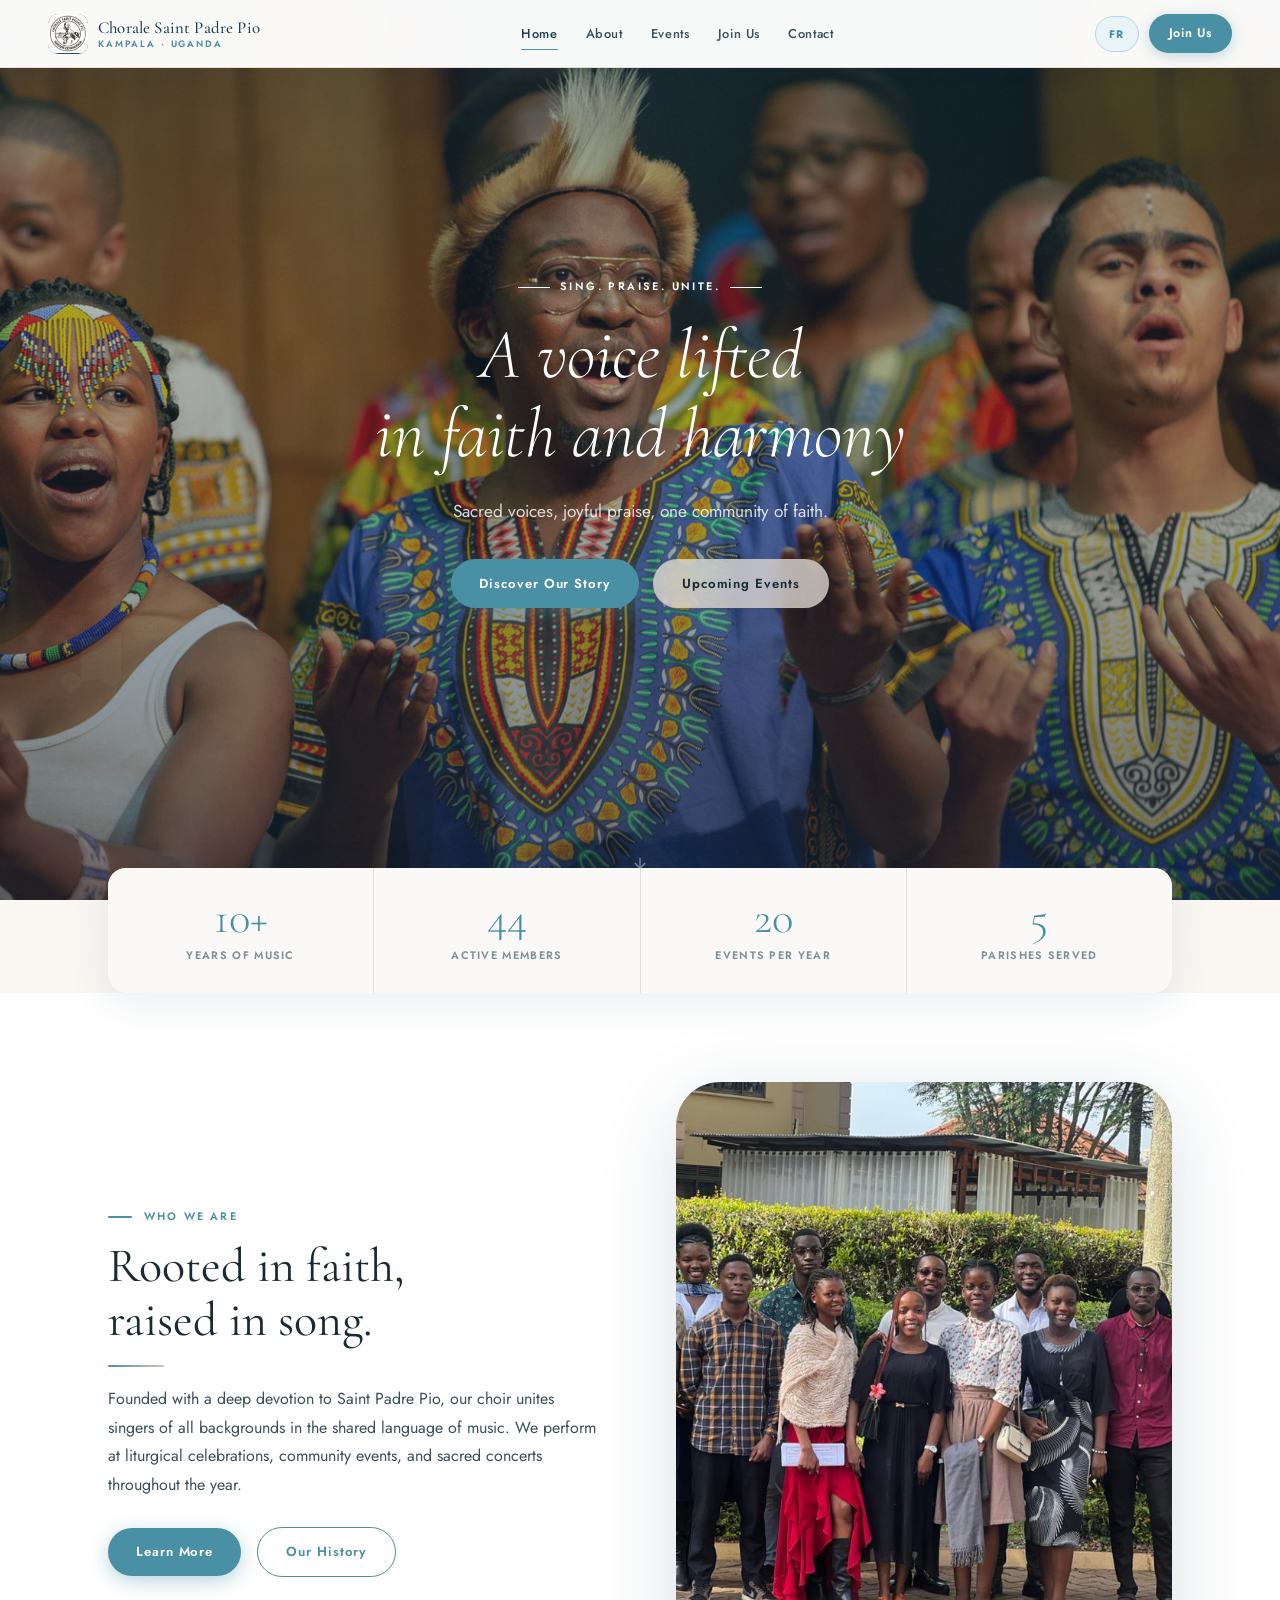
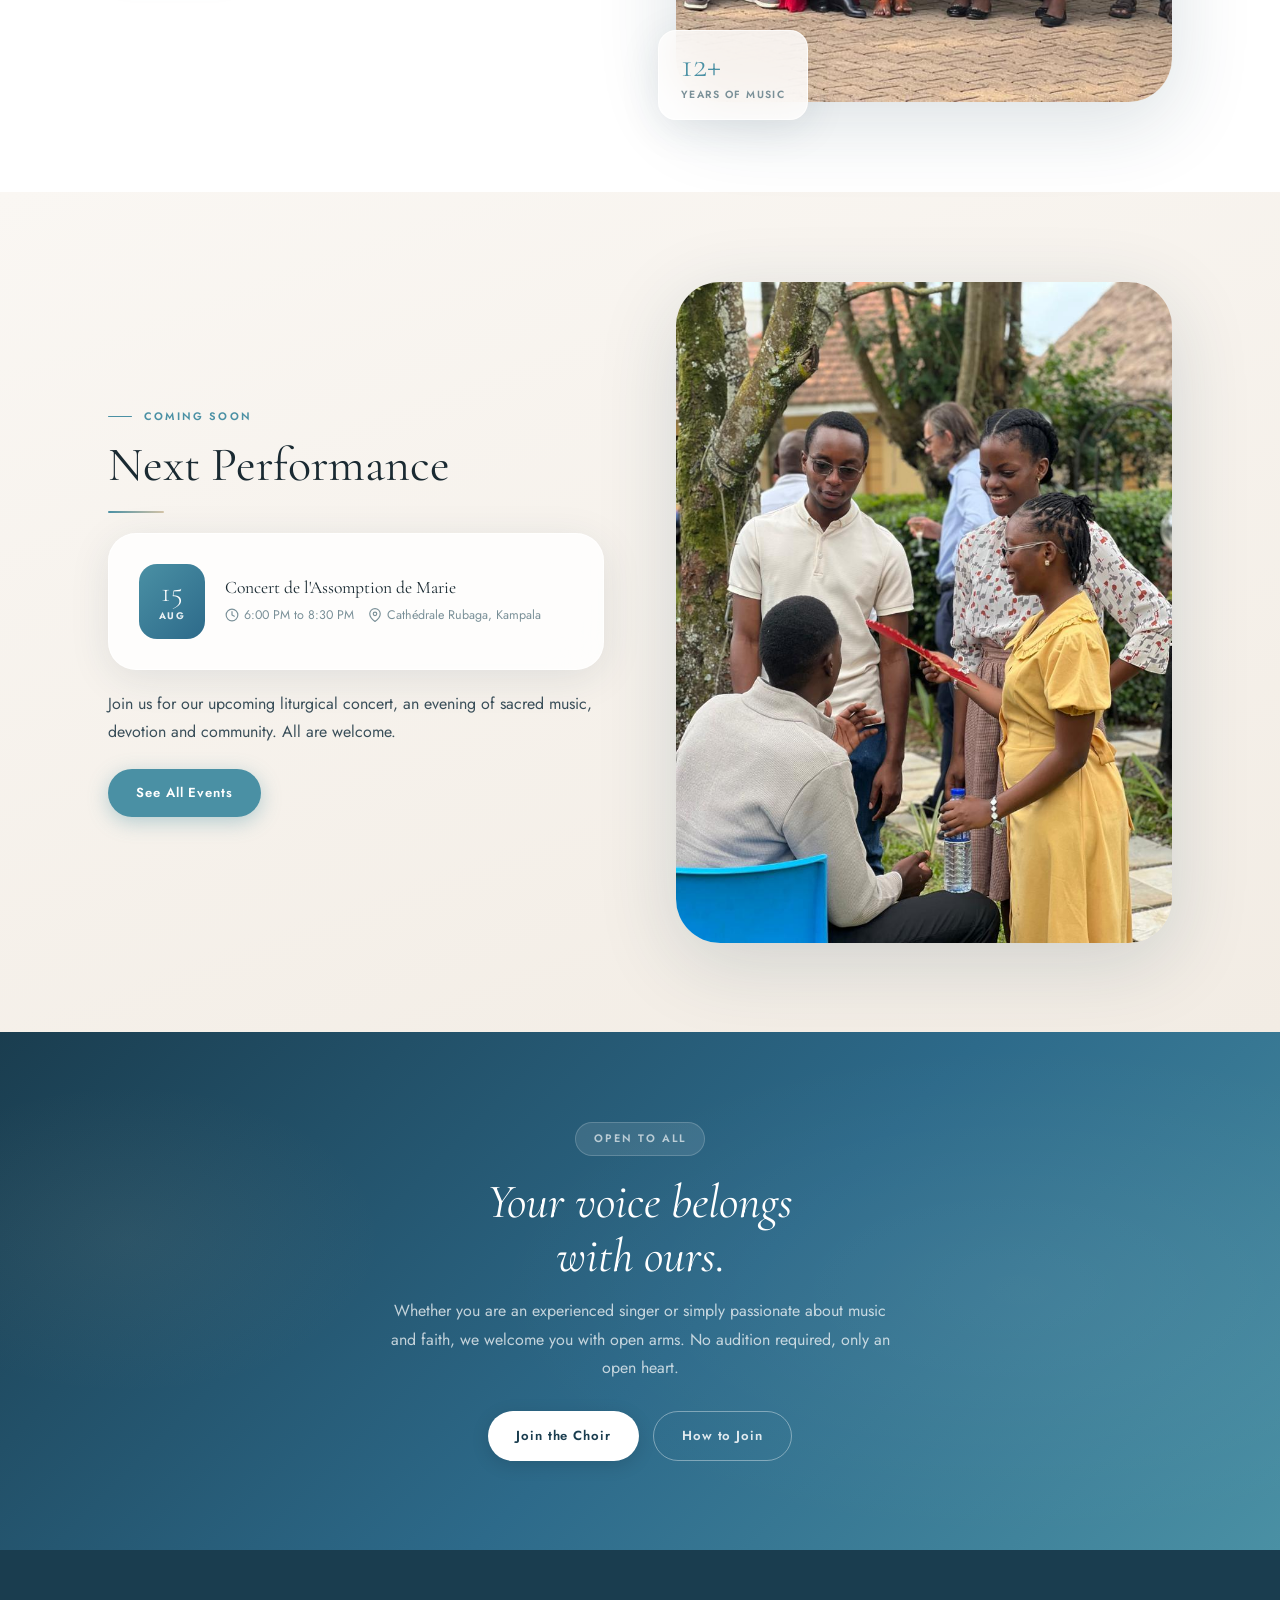
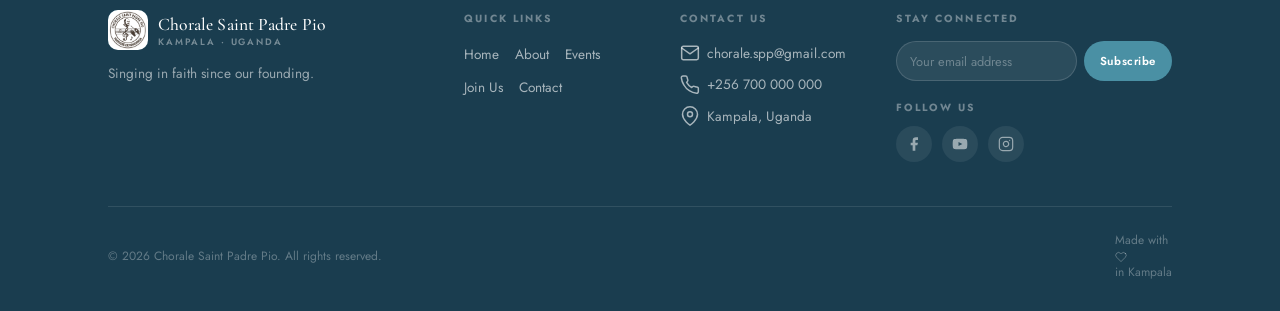
<file: index.html>
<!DOCTYPE html>
<html lang="en">
<head>
  <meta charset="UTF-8">
  <meta name="viewport" content="width=device-width, initial-scale=1.0, viewport-fit=cover">
  <meta name="description" content="Chorale Saint Padre Pio: Sacred music choir in Kampala, Uganda.">
  <meta property="og:title" content="Chorale Saint Padre Pio">
  <meta name="theme-color" content="#ffffff">
  <title>Chorale Saint Padre Pio</title>
  <link rel="stylesheet" href="css/style.css">
  <link rel="icon" href="images/favicon.png">
</head>
<body>
  <div id="navbar-placeholder"></div>

  <!-- HERO -->
  <section class="hero" aria-label="Hero">
    <div class="hero-img-bg" id="hero-bg-img" style="display:none;"></div>
    <div class="hero-img-overlay" id="hero-overlay" style="display:none;"></div>
    <div class="hero-fallback-bg" id="hero-fallback"></div>
    <div class="hero-shapes" id="hero-shapes">
      <div class="shape shape-1"></div>
      <div class="shape shape-2"></div>
      <div class="shape shape-3"></div>
    </div>
    <svg style="position:absolute;right:6%;top:18%;opacity:0.05;pointer-events:none;" width="120" height="120" viewBox="0 0 24 24" fill="var(--blue-primary)" stroke="none"><path d="M9 18V5l12-2v13"/><circle cx="6" cy="18" r="3"/><circle cx="18" cy="16" r="3"/></svg>
    <svg style="position:absolute;left:4%;bottom:22%;opacity:0.05;pointer-events:none;" width="80" height="80" viewBox="0 0 24 24" fill="var(--beige-warm)" stroke="none"><path d="M9 18V5l12-2v13"/><circle cx="6" cy="18" r="3"/><circle cx="18" cy="16" r="3"/></svg>

    <div class="hero-content" id="hero-content">
      <div class="hero-tagline reveal">
        <span class="hero-tagline-line"></span>
        <span data-i18n="hero_tagline"></span>
        <span class="hero-tagline-line"></span>
      </div>
      <h1 class="reveal reveal-delay-1" data-i18n="hero_heading"></h1>
      <p class="reveal reveal-delay-2" data-i18n="hero_subheading"></p>
      <div class="hero-ctas reveal reveal-delay-3">
        <a href="about.html" class="btn btn-primary" data-i18n="hero_cta_primary"></a>
        <a href="events.html" class="btn btn-ghost" data-i18n="hero_cta_secondary"></a>
      </div>
    </div>
    <div class="hero-scroll" aria-hidden="true">
      <svg width="18" height="18" viewBox="0 0 24 24" fill="none" stroke="currentColor" stroke-width="1.8"><line x1="12" y1="5" x2="12" y2="19"/><polyline points="19 12 12 19 5 12"/></svg>
    </div>
  </section>

  <!-- STATS BAR -->
  <div class="container" style="margin-top:-32px;position:relative;z-index:10;">
    <div class="stats-bar reveal">
      <div class="stat-item">
        <span class="stat-number" data-stat="stat_years" data-target="12" data-suffix="+">12+</span>
        <span class="stat-label" data-i18n="stat_years"></span>
      </div>
      <div class="stat-item">
        <span class="stat-number" data-stat="stat_members" data-target="52">52</span>
        <span class="stat-label" data-i18n="stat_members"></span>
      </div>
      <div class="stat-item">
        <span class="stat-number" data-stat="stat_events" data-target="24">24</span>
        <span class="stat-label" data-i18n="stat_events"></span>
      </div>
      <div class="stat-item">
        <span class="stat-number" data-stat="stat_parishes" data-target="6">6</span>
        <span class="stat-label" data-i18n="stat_parishes"></span>
      </div>
    </div>
  </div>

  <!-- ABOUT TEASER -->
  <section class="bg-white">
    <div class="container">
      <div class="split">
        <div class="split-text">
          <div class="section-label left reveal"><span class="label" data-i18n="about_label"></span></div>
          <h2 class="reveal reveal-delay-1" data-i18n="about_heading"></h2>
          <div class="deco-line left reveal reveal-delay-1"></div>
          <p class="reveal reveal-delay-2" data-i18n="about_body"></p>
          <div style="display:flex;align-items:center;gap:16px;flex-wrap:wrap;margin-top:28px;" class="reveal reveal-delay-3">
            <a href="about.html" class="btn btn-primary" data-i18n="about_cta"></a>
            <a href="about.html" class="btn btn-outline" data-i18n="about_link"></a>
          </div>
        </div>
        <div class="reveal reveal-delay-2" style="position:relative;">
          <div class="photo-panel" style="aspect-ratio:4/5;">
            <img src="images/about-choir.jpg" alt="Chorale Saint Padre Pio"
              style="width:100%;height:100%;object-fit:cover;"
              onerror="this.parentElement.style.display='none';this.parentElement.nextElementSibling.style.display='flex';">
          </div>
          <div class="photo-panel-placeholder" style="display:none;aspect-ratio:4/5;">
            <svg width="48" height="48" viewBox="0 0 24 24" fill="none" stroke="var(--beige-dark)" stroke-width="1.2"><path d="M9 18V5l12-2v13"/><circle cx="6" cy="18" r="3"/><circle cx="18" cy="16" r="3"/></svg>
            <p>Add <strong>images/about-choir.jpg</strong></p>
          </div>
          <div class="photo-badge" style="bottom:-18px;left:-18px;">
            <span class="photo-badge-number">12+</span>
            <span class="photo-badge-label" data-i18n="stat_years"></span>
          </div>
        </div>
      </div>
    </div>
  </section>

  <!-- EVENTS TEASER -->
  <section class="bg-gradient-beige">
    <div class="container">
      <div class="split">
        <div class="reveal" style="position:relative;order:2;">
          <div class="photo-panel" style="aspect-ratio:3/4;">
            <img src="images/events-stage.jpg" alt="Choir performance"
              style="width:100%;height:100%;object-fit:cover;"
              onerror="this.parentElement.style.display='none';this.parentElement.nextElementSibling.style.display='flex';">
          </div>
          <div class="photo-panel-placeholder" style="display:none;aspect-ratio:3/4;">
            <svg width="48" height="48" viewBox="0 0 24 24" fill="none" stroke="var(--beige-dark)" stroke-width="1.2"><rect x="3" y="4" width="18" height="18" rx="2"/><line x1="16" y1="2" x2="16" y2="6"/><line x1="8" y1="2" x2="8" y2="6"/><line x1="3" y1="10" x2="21" y2="10"/></svg>
            <p>Add <strong>images/events-stage.jpg</strong></p>
          </div>
        </div>
        <div class="split-text" style="order:1;">
          <div class="section-label left reveal"><span class="label" data-i18n="events_label"></span></div>
          <h2 class="reveal reveal-delay-1" data-i18n="events_heading"></h2>
          <div class="deco-line left reveal reveal-delay-1"></div>
          <!-- Dynamic first event from content.js -->
          <div id="homepage-event-teaser" class="reveal reveal-delay-2"></div>
          <p class="reveal reveal-delay-2" data-i18n="events_body"></p>
          <div style="margin-top:22px;" class="reveal reveal-delay-3">
            <a href="events.html" class="btn btn-primary" data-i18n="events_cta"></a>
          </div>
        </div>
      </div>
    </div>
  </section>

  <!-- JOIN CTA -->
  <section class="cta-band">
    <div class="container">
      <div style="display:inline-flex;align-items:center;gap:8px;background:rgba(255,255,255,0.1);border:1px solid rgba(255,255,255,0.18);border-radius:100px;padding:7px 18px;margin-bottom:20px;" class="reveal">
        <span class="label" style="color:rgba(255,255,255,0.65);" data-i18n="join_label"></span>
      </div>
      <h2 class="reveal reveal-delay-1" data-i18n="join_heading"></h2>
      <p class="reveal reveal-delay-2" data-i18n="join_body"></p>
      <div style="display:flex;gap:14px;justify-content:center;flex-wrap:wrap;" class="reveal reveal-delay-3">
        <a href="join.html" class="btn btn-white" data-i18n="join_cta"></a>
        <a href="join.html" class="btn btn-outline" style="border-color:rgba(255,255,255,0.38);color:rgba(255,255,255,0.85);" data-i18n="join_link"></a>
      </div>
    </div>
  </section>

  <div id="footer-placeholder"></div>
  <script src="js/translations.js"></script>
  <script src="js/content.js"></script>
  <script src="js/components.js"></script>
  <script src="js/main.js"></script>
  <script>
    (function(){
      var img = new Image();
      img.onload = function(){
        document.getElementById('hero-bg-img').style.cssText = 'display:block;background-image:url("images/hero-bg.jpg")';
        document.getElementById('hero-overlay').style.display = 'block';
        document.getElementById('hero-fallback').style.display = 'none';
        document.getElementById('hero-shapes').style.display = 'none';
        document.getElementById('hero-content').classList.add('on-photo');
      };
      img.src = 'images/hero-bg.jpg';
    })();
  </script>
</body>
</html>
</file>
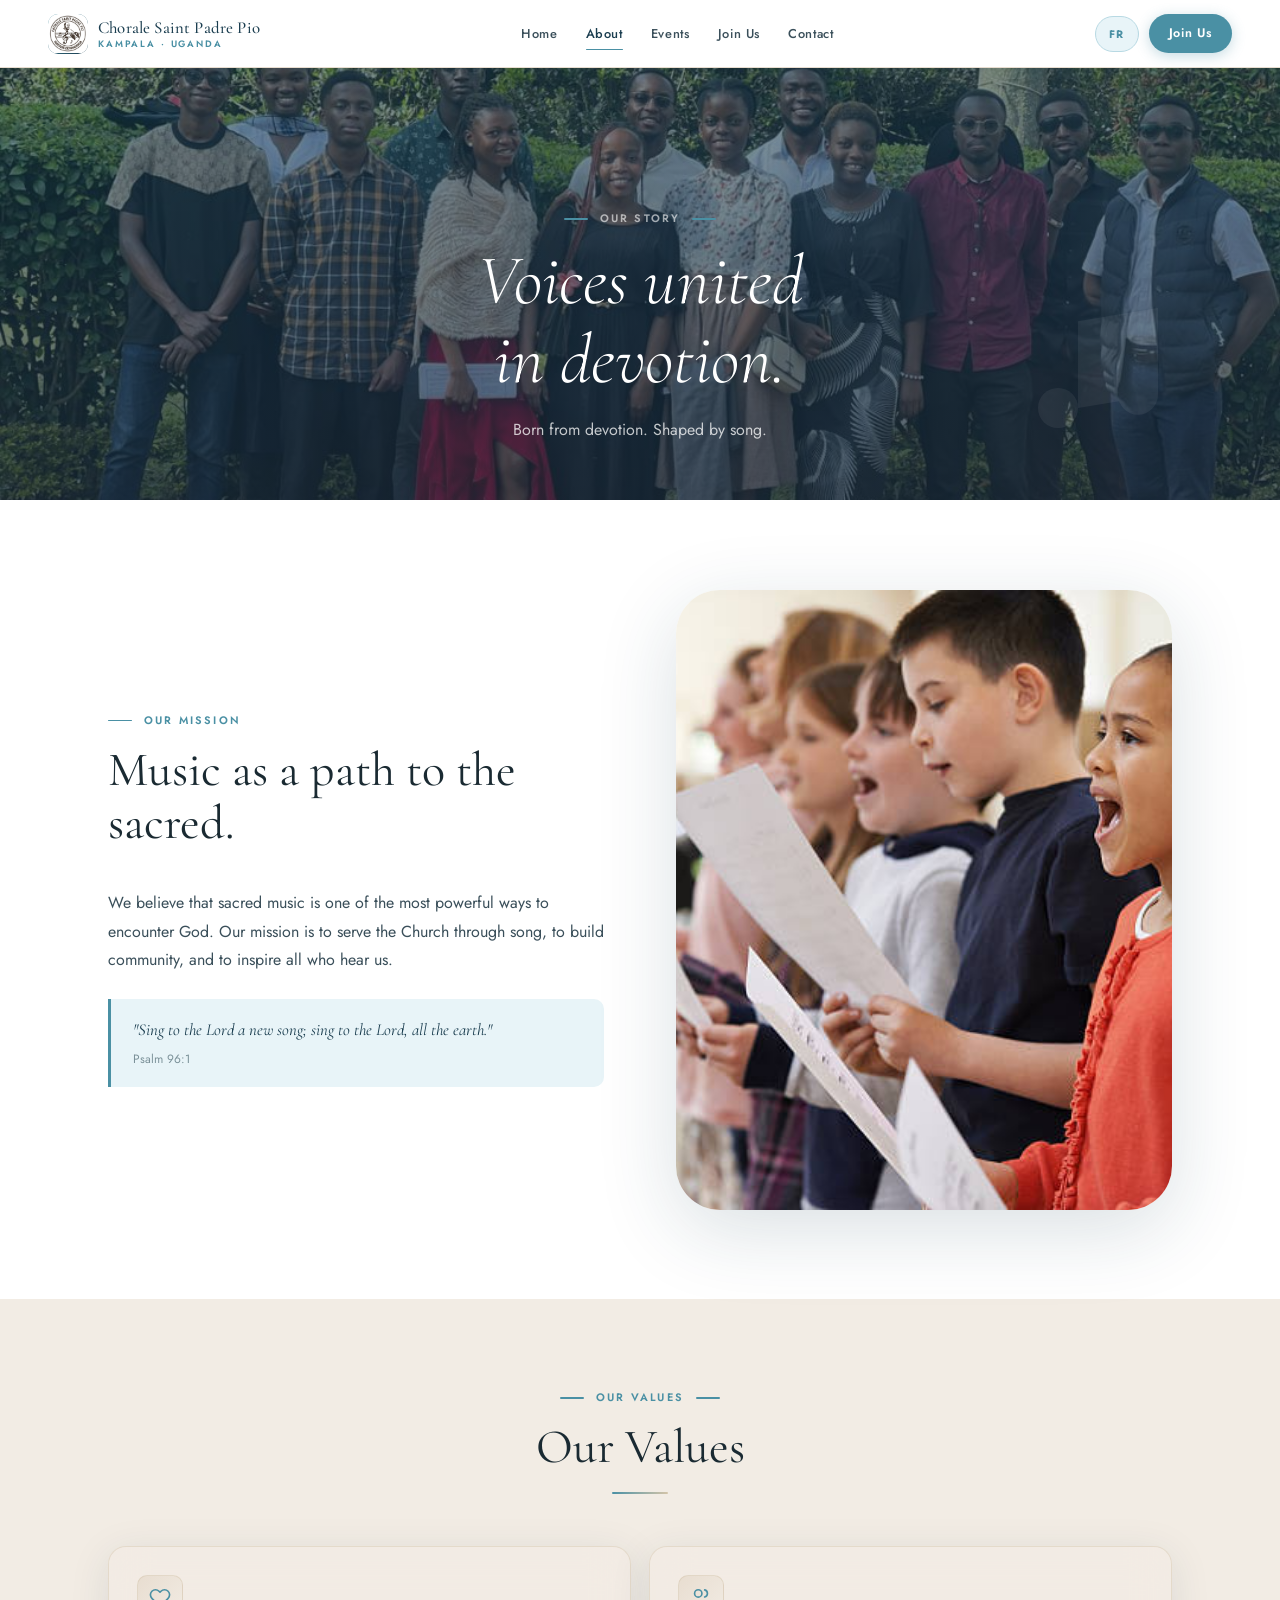
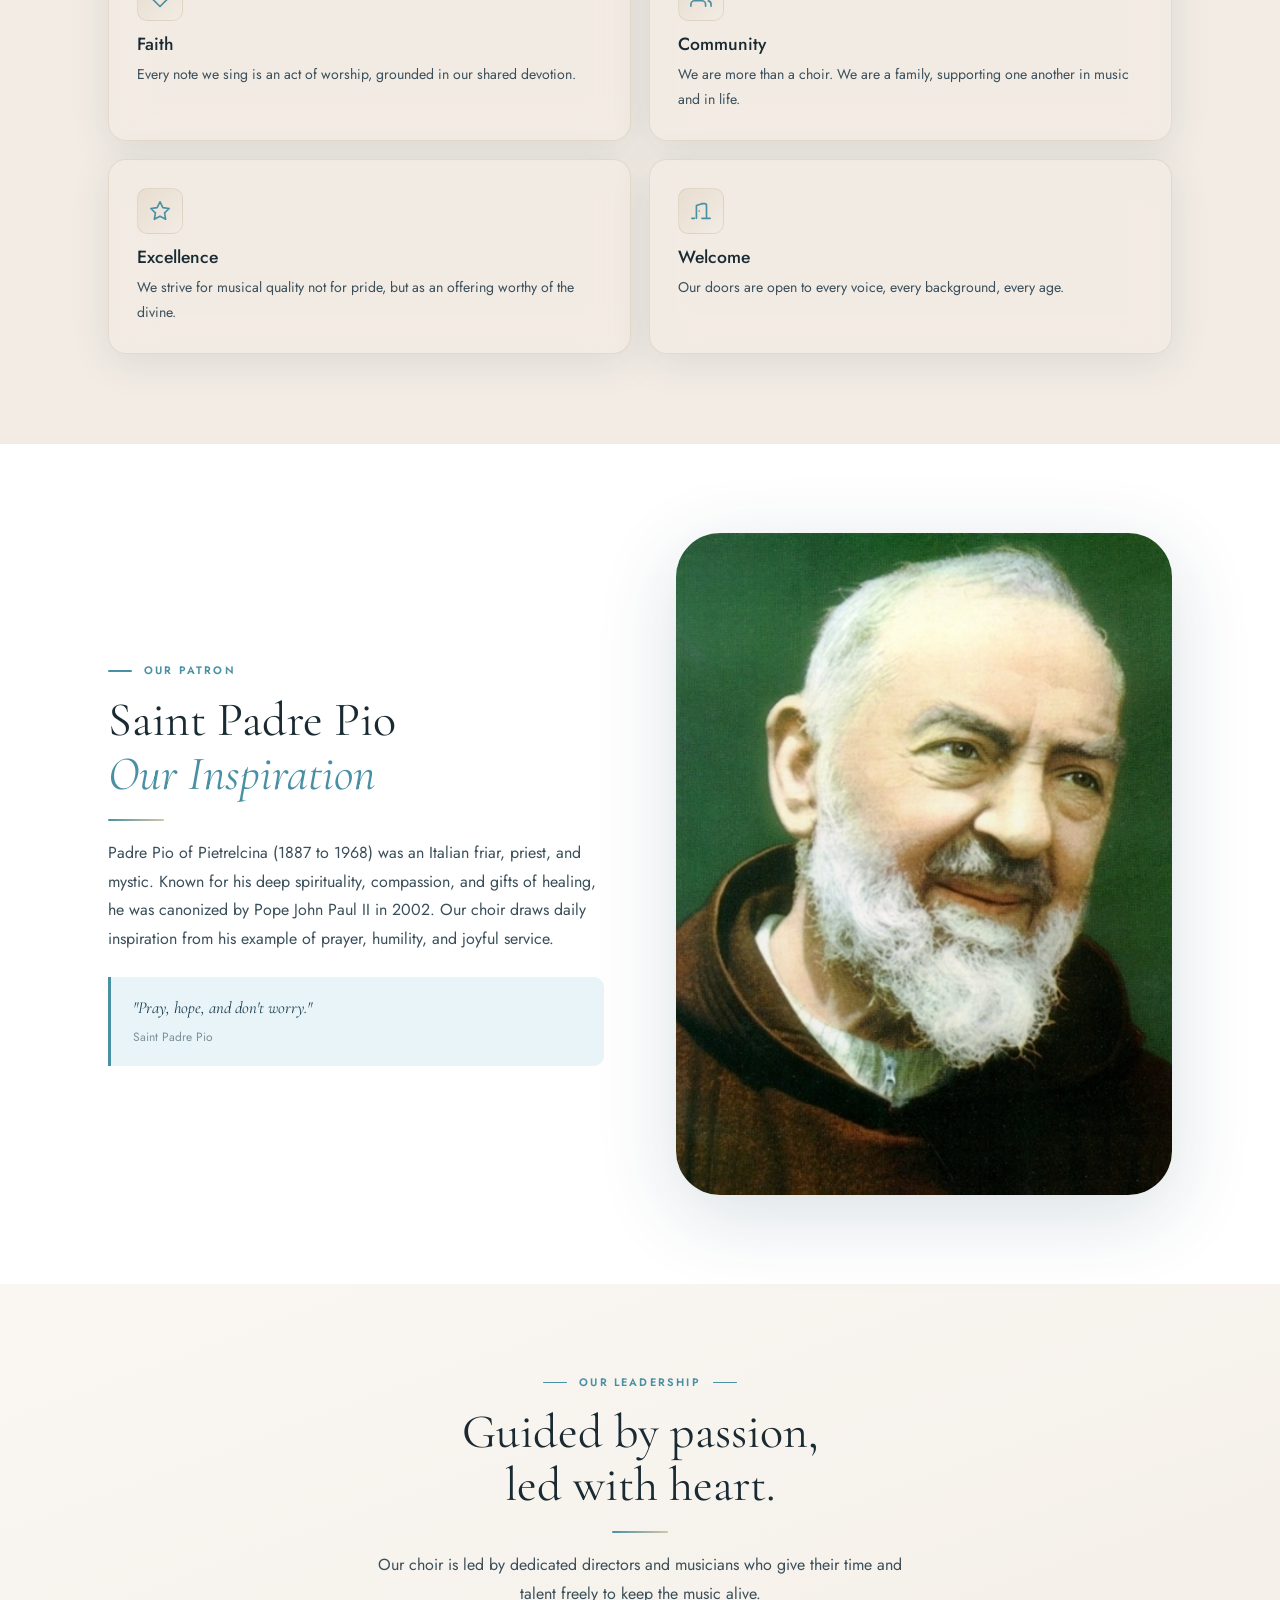
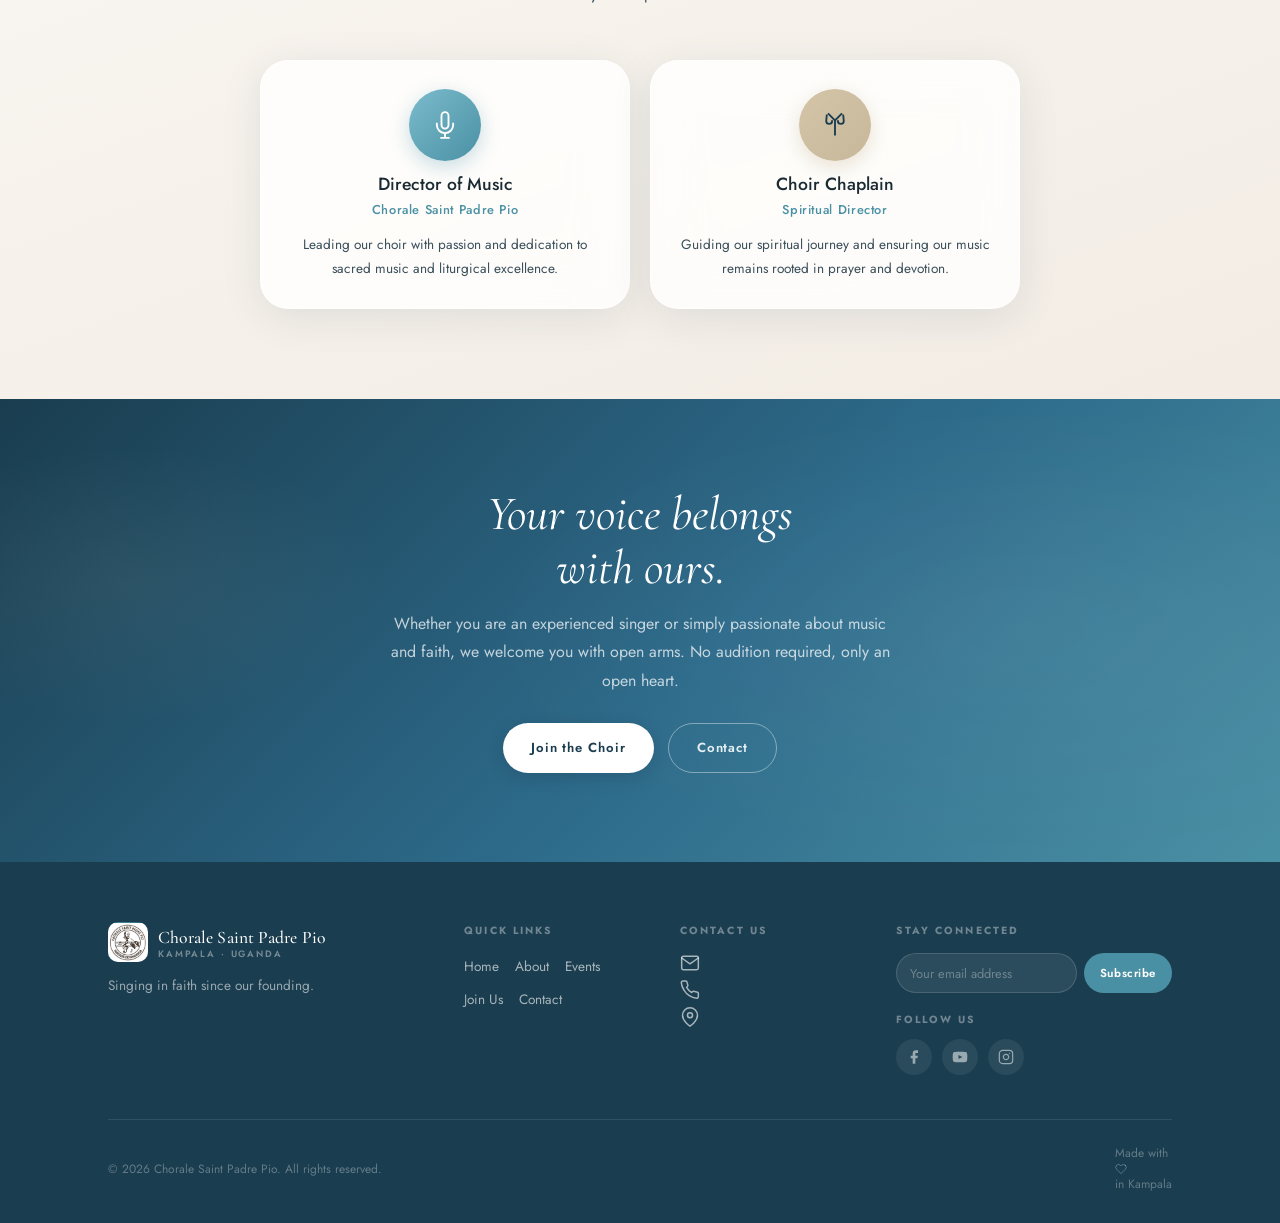
<file: about.html>
<!DOCTYPE html>
<html lang="en">
<head>
  <meta charset="UTF-8">
  <meta name="viewport" content="width=device-width, initial-scale=1.0, viewport-fit=cover">
  <meta name="description" content="About Chorale Saint Padre Pio: Our story, mission and values.">
  <meta name="theme-color" content="#ffffff">
  <title>About | Chorale Saint Padre Pio</title>
  <link rel="stylesheet" href="css/style.css">
  <link rel="icon" href="images/favicon.png">
</head>
<body>
  <div id="navbar-placeholder"></div>

  <!-- PAGE HERO -->
  <div class="page-hero">
    <div class="page-hero-img" id="about-hero-img" style="background-image:url('images/about-choir.jpg');"></div>
    <div class="page-hero-fallback" id="about-hero-fallback"></div>
    <div class="page-hero-overlay"></div>
    <svg style="position:absolute;right:8%;bottom:12%;opacity:0.06;pointer-events:none;" width="160" height="160" viewBox="0 0 24 24" fill="white" stroke="none"><path d="M9 18V5l12-2v13"/><circle cx="6" cy="18" r="3"/><circle cx="18" cy="16" r="3"/></svg>
    <div class="container page-hero-content">
      <div class="section-label" style="justify-content:center;">
        <span class="label" data-i18n="about_hero_label"></span>
      </div>
      <h1 data-i18n="about_hero_heading"></h1>
      <p data-i18n="about_hero_body"></p>
    </div>
  </div>

  <!-- MISSION -->
  <section class="bg-white">
    <div class="container">
      <div class="split">
        <div class="split-text">
          <div class="section-label left reveal"><span class="label" data-i18n="about_mission_label"></span></div>
          <h2 class="reveal reveal-delay-1" data-i18n="about_mission_heading"></h2>
          <div class="deco-line left reveal reveal-delay-1"></div>
          <p class="reveal reveal-delay-2" data-i18n="about_mission_body"></p>
          <blockquote class="reveal reveal-delay-3" style="margin-top:24px;">
            <p>"Sing to the Lord a new song; sing to the Lord, all the earth."</p>
            <cite>Psalm 96:1</cite>
          </blockquote>
        </div>
        <div class="reveal reveal-delay-2" style="position:relative;">
          <div class="photo-panel" style="aspect-ratio:4/5;">
            <img src="images/about-mission.jpg" alt="Choir rehearsal"
              style="width:100%;height:100%;object-fit:cover;"
              onerror="this.parentElement.style.display='none';this.parentElement.nextElementSibling.style.display='flex';">
          </div>
          <div class="photo-panel-placeholder" style="display:none;aspect-ratio:4/5;">
            <svg width="40" height="40" viewBox="0 0 24 24" fill="none" stroke="var(--beige-dark)" stroke-width="1.2"><path d="M9 18V5l12-2v13"/><circle cx="6" cy="18" r="3"/><circle cx="18" cy="16" r="3"/></svg>
            <p>Add <strong>images/about-mission.jpg</strong></p>
          </div>
        </div>
      </div>
    </div>
  </section>

  <!-- VALUES beige bg -->
  <section class="bg-beige">
    <div class="container">
      <div style="text-align:center;max-width:540px;margin:0 auto 52px;" class="reveal">
        <div class="section-label"><span class="label" data-i18n="about_values_label"></span></div>
        <h2 style="margin-top:12px;" data-i18n="about_values_label"></h2>
        <div class="deco-line"></div>
      </div>
      <div class="values-grid">
        <div class="value-card reveal">
          <div class="value-icon">
            <svg width="22" height="22" viewBox="0 0 24 24" fill="none" stroke="currentColor" stroke-width="1.8" stroke-linecap="round" stroke-linejoin="round"><path d="M20.84 4.61a5.5 5.5 0 0 0-7.78 0L12 5.67l-1.06-1.06a5.5 5.5 0 0 0-7.78 7.78l1.06 1.06L12 21.23l7.78-7.78 1.06-1.06a5.5 5.5 0 0 0 0-7.78z"/></svg>
          </div>
          <h4 data-i18n="value1_title"></h4>
          <p data-i18n="value1_body"></p>
        </div>
        <div class="value-card reveal reveal-delay-1">
          <div class="value-icon">
            <svg width="22" height="22" viewBox="0 0 24 24" fill="none" stroke="currentColor" stroke-width="1.8" stroke-linecap="round" stroke-linejoin="round"><path d="M17 21v-2a4 4 0 0 0-4-4H5a4 4 0 0 0-4 4v2"/><circle cx="9" cy="7" r="4"/><path d="M23 21v-2a4 4 0 0 0-3-3.87"/><path d="M16 3.13a4 4 0 0 1 0 7.75"/></svg>
          </div>
          <h4 data-i18n="value2_title"></h4>
          <p data-i18n="value2_body"></p>
        </div>
        <div class="value-card reveal reveal-delay-2">
          <div class="value-icon">
            <svg width="22" height="22" viewBox="0 0 24 24" fill="none" stroke="currentColor" stroke-width="1.8" stroke-linecap="round" stroke-linejoin="round"><polygon points="12 2 15.09 8.26 22 9.27 17 14.14 18.18 21.02 12 17.77 5.82 21.02 7 14.14 2 9.27 8.91 8.26 12 2"/></svg>
          </div>
          <h4 data-i18n="value3_title"></h4>
          <p data-i18n="value3_body"></p>
        </div>
        <div class="value-card reveal reveal-delay-3">
          <div class="value-icon">
            <svg width="22" height="22" viewBox="0 0 24 24" fill="none" stroke="currentColor" stroke-width="1.8" stroke-linecap="round" stroke-linejoin="round"><path d="M13 4h3a2 2 0 0 1 2 2v14"/><path d="M2 20h3"/><path d="M13 20h9"/><path d="M10 12v.01"/><path d="M13 4l-6 2v14"/></svg>
          </div>
          <h4 data-i18n="value4_title"></h4>
          <p data-i18n="value4_body"></p>
        </div>
      </div>
    </div>
  </section>

  <!-- PADRE PIO white bg -->
  <section class="bg-white">
    <div class="container">
      <div class="split">
        <div class="reveal" style="position:relative;order:2;">
          <div class="photo-panel" style="aspect-ratio:3/4;">
            <img src="images/padre-pio.jpg" alt="Saint Padre Pio"
              style="width:100%;height:100%;object-fit:cover;"
              onerror="this.parentElement.style.display='none';this.parentElement.nextElementSibling.style.display='flex';">
          </div>
          <div class="photo-panel-placeholder" style="display:none;aspect-ratio:3/4;background:linear-gradient(145deg,var(--blue-deep),var(--blue-mid));">
            <svg width="40" height="40" viewBox="0 0 24 24" fill="none" stroke="rgba(255,255,255,0.4)" stroke-width="1.2"><path d="M18 2l-6 6-6-6"/><path d="M12 8v13"/></svg>
            <p style="color:rgba(255,255,255,0.5);">Add <strong>images/padre-pio.jpg</strong></p>
          </div>
        </div>
        <div class="split-text" style="order:1;">
          <div class="section-label left reveal"><span class="label" style="color:var(--blue-primary);">Our Patron</span></div>
          <h2 style="margin-top:12px;" class="reveal reveal-delay-1">Saint Padre Pio<br><em style="color:var(--blue-primary);font-style:italic;">Our Inspiration</em></h2>
          <div class="deco-line left reveal reveal-delay-1"></div>
          <p class="reveal reveal-delay-2">Padre Pio of Pietrelcina (1887 to 1968) was an Italian friar, priest, and mystic. Known for his deep spirituality, compassion, and gifts of healing, he was canonized by Pope John Paul II in 2002. Our choir draws daily inspiration from his example of prayer, humility, and joyful service.</p>
          <blockquote class="reveal reveal-delay-3" style="margin-top:24px;">
            <p>"Pray, hope, and don't worry."</p>
            <cite>Saint Padre Pio</cite>
          </blockquote>
        </div>
      </div>
    </div>
  </section>

  <!-- LEADERSHIP beige bg -->
  <section class="bg-gradient-beige">
    <div class="container">
      <div style="text-align:center;max-width:540px;margin:0 auto 52px;" class="reveal">
        <div class="section-label"><span class="label" data-i18n="about_director_label"></span></div>
        <h2 style="margin-top:12px;" data-i18n="about_director_heading"></h2>
        <div class="deco-line"></div>
        <p data-i18n="about_director_body"></p>
      </div>
      <div style="display:grid;grid-template-columns:repeat(auto-fit,minmax(240px,1fr));gap:20px;max-width:760px;margin:0 auto;">
        <div class="card reveal" style="padding:28px;text-align:center;">
          <div style="width:72px;height:72px;border-radius:50%;background:linear-gradient(135deg,var(--blue-light),var(--blue-primary));margin:0 auto 14px;display:flex;align-items:center;justify-content:center;color:white;box-shadow:0 6px 20px rgba(74,144,164,0.3);">
            <svg width="28" height="28" viewBox="0 0 24 24" fill="none" stroke="currentColor" stroke-width="1.6"><path d="M12 1a3 3 0 0 0-3 3v8a3 3 0 0 0 6 0V4a3 3 0 0 0-3-3z"/><path d="M19 10v2a7 7 0 0 1-14 0v-2"/><line x1="12" y1="19" x2="12" y2="23"/><line x1="8" y1="23" x2="16" y2="23"/></svg>
          </div>
          <h4 style="color:var(--ink);">Director of Music</h4>
          <p style="font-size:0.8rem;color:var(--blue-primary);margin:4px 0 10px;font-weight:500;letter-spacing:0.05em;">Chorale Saint Padre Pio</p>
          <p style="font-size:0.85rem;">Leading our choir with passion and dedication to sacred music and liturgical excellence.</p>
        </div>
        <div class="card reveal reveal-delay-1" style="padding:28px;text-align:center;">
          <div style="width:72px;height:72px;border-radius:50%;background:linear-gradient(135deg,var(--beige-warm),var(--beige-mid));margin:0 auto 14px;display:flex;align-items:center;justify-content:center;color:var(--blue-deep);box-shadow:0 6px 20px rgba(200,184,154,0.4);">
            <svg width="28" height="28" viewBox="0 0 24 24" fill="none" stroke="currentColor" stroke-width="1.6"><path d="M18 2l-6 6-6-6"/><path d="M12 8v13"/><path d="M5 3l-.5 5.5A2.5 2.5 0 0 0 7 11h0a2.5 2.5 0 0 0 2.5-2.5V8"/><path d="M19 3l.5 5.5A2.5 2.5 0 0 1 17 11h0a2.5 2.5 0 0 1-2.5-2.5V8"/></svg>
          </div>
          <h4 style="color:var(--ink);">Choir Chaplain</h4>
          <p style="font-size:0.8rem;color:var(--blue-primary);margin:4px 0 10px;font-weight:500;letter-spacing:0.05em;">Spiritual Director</p>
          <p style="font-size:0.85rem;">Guiding our spiritual journey and ensuring our music remains rooted in prayer and devotion.</p>
        </div>
      </div>
    </div>
  </section>

  <!-- CTA -->
  <section class="cta-band">
    <div class="container">
      <h2 class="reveal" data-i18n="join_heading"></h2>
      <p class="reveal reveal-delay-1" data-i18n="join_body"></p>
      <div style="display:flex;gap:14px;justify-content:center;flex-wrap:wrap;" class="reveal reveal-delay-2">
        <a href="join.html" class="btn btn-white" data-i18n="join_cta"></a>
        <a href="contact.html" class="btn btn-outline" style="border-color:rgba(255,255,255,0.4);color:rgba(255,255,255,0.88);" data-i18n="nav_contact"></a>
      </div>
    </div>
  </section>

  <div id="footer-placeholder"></div>
  <script src="js/translations.js"></script>
  <script src="js/components.js"></script>
  <script src="js/main.js"></script>
  <script>
    // Check if about hero image exists
    (function(){
      var img = new Image();
      img.onerror = function(){ document.getElementById('about-hero-img').style.display='none'; };
      img.onload = function(){ document.getElementById('about-hero-fallback').style.display='none'; };
      img.src = 'images/about-choir.jpg';
    })();
  </script>
</body>
</html>
</file>
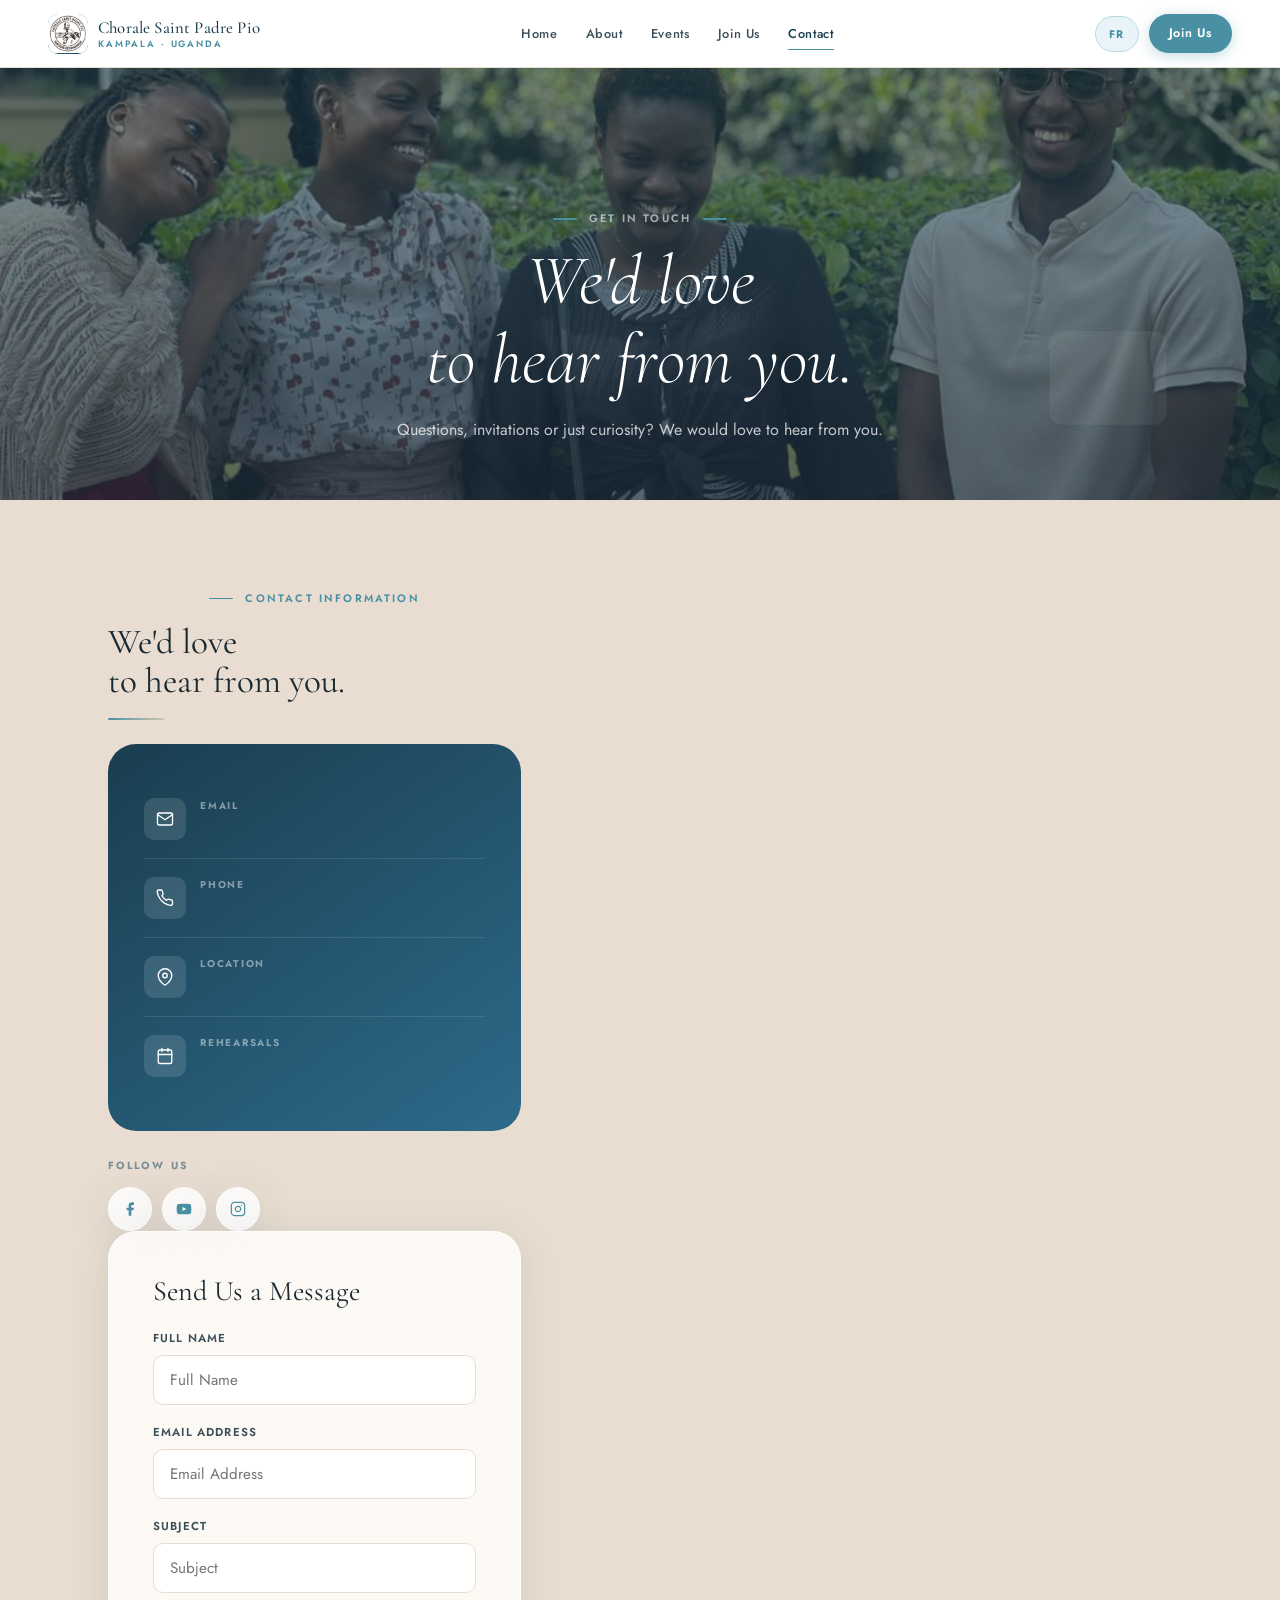
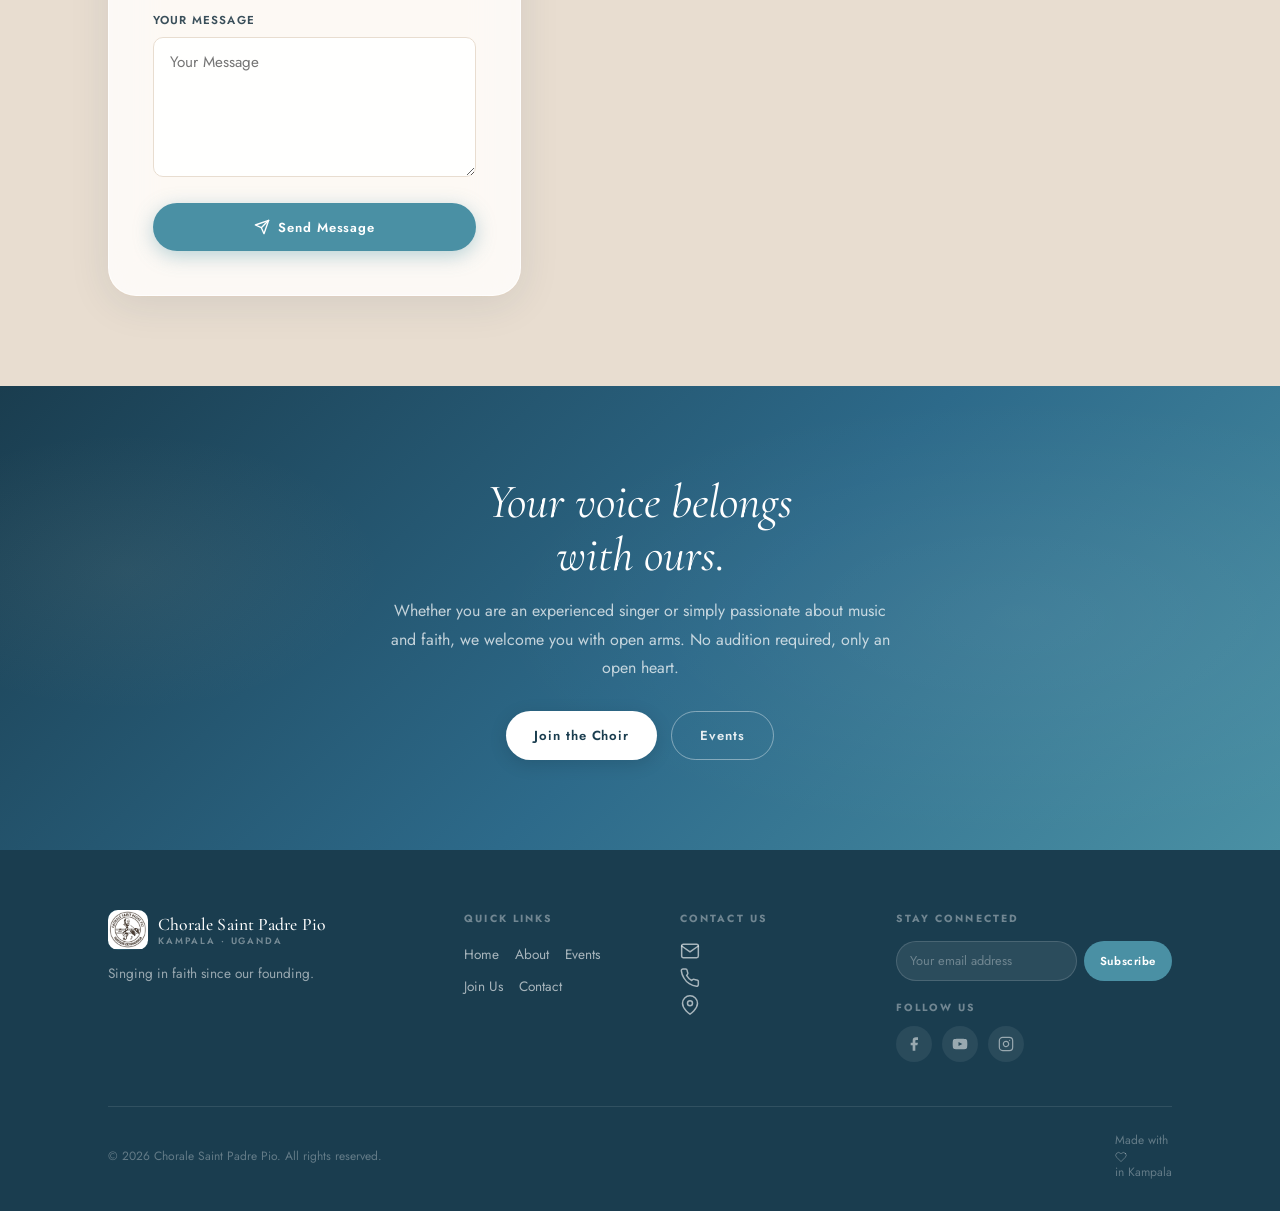
<file: contact.html>
<!DOCTYPE html>
<html lang="en">
<head>
  <meta charset="UTF-8">
  <meta name="viewport" content="width=device-width, initial-scale=1.0, viewport-fit=cover">
  <meta name="description" content="Contact Chorale Saint Padre Pio: Get in touch with us.">
  <meta name="theme-color" content="#ffffff">
  <title>Contact | Chorale Saint Padre Pio</title>
  <link rel="stylesheet" href="css/style.css">
  <link rel="icon" href="images/favicon.png">
</head>
<body>
  <div id="navbar-placeholder"></div>

  <!-- PAGE HERO -->
  <div class="page-hero">
    <div class="page-hero-img" id="contact-hero-img" style="background-image:url('images/contact-bg.jpg');"></div>
    <div class="page-hero-fallback" id="contact-hero-fallback"></div>
    <div class="page-hero-overlay"></div>
    <svg style="position:absolute;right:8%;bottom:12%;opacity:0.06;pointer-events:none;" width="140" height="140" viewBox="0 0 24 24" fill="white" stroke="none"><path d="M4 4h16c1.1 0 2 .9 2 2v12c0 1.1-.9 2-2 2H4c-1.1 0-2-.9-2-2V6c0-1.1.9-2 2-2z"/><polyline points="22,6 12,13 2,6" stroke="white" fill="none" stroke-width="2"/></svg>
    <div class="container page-hero-content">
      <div class="section-label"><span class="label" data-i18n="contact_hero_label"></span></div>
      <h1 data-i18n="contact_hero_heading"></h1>
      <p data-i18n="contact_hero_body"></p>
    </div>
  </div>

  <!-- CONTACT MAIN beige bg -->
  <section class="bg-beige-warm">
    <div class="container">
      <div style="display:grid;grid-template-columns:1fr 1.4fr;gap:clamp(36px,6vw,72px);align-items:start;" id="contact-grid">

        <!-- LEFT: Info card -->
        <div class="reveal">
          <div class="section-label left"><span class="label" data-i18n="contact_info_label"></span></div>
          <h2 style="margin-top:12px;font-size:clamp(1.5rem,3vw,2.2rem);" data-i18n="contact_hero_heading"></h2>
          <div class="deco-line left"></div>

          <div class="contact-info-card" style="margin-top:24px;">
            <div class="contact-info-item">
              <div class="contact-info-icon">
                <svg width="18" height="18" viewBox="0 0 24 24" fill="none" stroke="currentColor" stroke-width="1.8" stroke-linecap="round" stroke-linejoin="round"><path d="M4 4h16c1.1 0 2 .9 2 2v12c0 1.1-.9 2-2 2H4c-1.1 0-2-.9-2-2V6c0-1.1.9-2 2-2z"/><polyline points="22,6 12,13 2,6"/></svg>
              </div>
              <div class="contact-info-text">
                <label data-i18n="contact_email_label"></label>
                <span><span data-contact="email"></span></span>
              </div>
            </div>
            <div class="contact-info-item">
              <div class="contact-info-icon">
                <svg width="18" height="18" viewBox="0 0 24 24" fill="none" stroke="currentColor" stroke-width="1.8" stroke-linecap="round" stroke-linejoin="round"><path d="M22 16.92v3a2 2 0 0 1-2.18 2 19.79 19.79 0 0 1-8.63-3.07A19.5 19.5 0 0 1 4.69 12 19.79 19.79 0 0 1 1.61 3.43 2 2 0 0 1 3.6 1.27h3a2 2 0 0 1 2 1.72c.127.96.361 1.903.7 2.81a2 2 0 0 1-.45 2.11L7.91 8.96a16 16 0 0 0 6.13 6.13l.95-.95a2 2 0 0 1 2.11-.45c.907.339 1.85.573 2.81.7A2 2 0 0 1 22 16.92z"/></svg>
              </div>
              <div class="contact-info-text">
                <label data-i18n="contact_phone_label"></label>
                <span><span data-contact="phone"></span></span>
              </div>
            </div>
            <div class="contact-info-item">
              <div class="contact-info-icon">
                <svg width="18" height="18" viewBox="0 0 24 24" fill="none" stroke="currentColor" stroke-width="1.8" stroke-linecap="round" stroke-linejoin="round"><path d="M21 10c0 7-9 13-9 13s-9-6-9-13a9 9 0 0 1 18 0z"/><circle cx="12" cy="10" r="3"/></svg>
              </div>
              <div class="contact-info-text">
                <label data-i18n="contact_location_label"></label>
                <span<span data-contact="address"></span></span>
              </div>
            </div>
            <div class="contact-info-item">
              <div class="contact-info-icon">
                <svg width="18" height="18" viewBox="0 0 24 24" fill="none" stroke="currentColor" stroke-width="1.8" stroke-linecap="round" stroke-linejoin="round"><rect x="3" y="4" width="18" height="18" rx="2"/><line x1="16" y1="2" x2="16" y2="6"/><line x1="8" y1="2" x2="8" y2="6"/><line x1="3" y1="10" x2="21" y2="10"/></svg>
              </div>
              <div class="contact-info-text">
                <label data-i18n="contact_rehearsal_label"></label>
                <span data-contact="rehearsal"></span>
              </div>
            </div>
          </div>

          <!-- Social links -->
          <div style="margin-top:26px;">
            <div style="font-size:0.65rem;font-weight:700;letter-spacing:0.2em;text-transform:uppercase;color:var(--ink-muted);margin-bottom:12px;" data-i18n="footer_follow"></div>
            <div style="display:flex;gap:10px;">
              <a href="#" data-social="facebook" aria-label="Facebook" style="width:44px;height:44px;border-radius:50%;background:var(--glass-bg-strong);backdrop-filter:blur(16px);border:1px solid var(--glass-border);display:flex;align-items:center;justify-content:center;color:var(--blue-primary);transition:all 0.28s;box-shadow:var(--glass-shadow);" onmouseover="this.style.background='var(--blue-primary)';this.style.color='white';" onmouseout="this.style.background='var(--glass-bg-strong)';this.style.color='var(--blue-primary)';">
                <svg width="16" height="16" viewBox="0 0 24 24" fill="currentColor"><path d="M18 2h-3a5 5 0 0 0-5 5v3H7v4h3v8h4v-8h3l1-4h-4V7a1 1 0 0 1 1-1h3z"/></svg>
              </a>
              <a href="#" data-social="youtube" aria-label="YouTube" style="width:44px;height:44px;border-radius:50%;background:var(--glass-bg-strong);backdrop-filter:blur(16px);border:1px solid var(--glass-border);display:flex;align-items:center;justify-content:center;color:var(--blue-primary);transition:all 0.28s;box-shadow:var(--glass-shadow);" onmouseover="this.style.background='var(--blue-primary)';this.style.color='white';" onmouseout="this.style.background='var(--glass-bg-strong)';this.style.color='var(--blue-primary)';">
                <svg width="16" height="16" viewBox="0 0 24 24" fill="currentColor"><path d="M22.54 6.42a2.78 2.78 0 0 0-1.95-1.96C18.88 4 12 4 12 4s-6.88 0-8.59.46a2.78 2.78 0 0 0-1.95 1.96A29 29 0 0 0 1 12a29 29 0 0 0 .46 5.58a2.78 2.78 0 0 0 1.95 1.95C5.12 20 12 20 12 20s6.88 0 8.59-.47a2.78 2.78 0 0 0 1.95-1.95A29 29 0 0 0 23 12a29 29 0 0 0-.46-5.58zM9.75 15.02V8.98L15.5 12l-5.75 3.02z"/></svg>
              </a>
              <a href="#" data-social="instagram" aria-label="Instagram" style="width:44px;height:44px;border-radius:50%;background:var(--glass-bg-strong);backdrop-filter:blur(16px);border:1px solid var(--glass-border);display:flex;align-items:center;justify-content:center;color:var(--blue-primary);transition:all 0.28s;box-shadow:var(--glass-shadow);" onmouseover="this.style.background='var(--blue-primary)';this.style.color='white';" onmouseout="this.style.background='var(--glass-bg-strong)';this.style.color='var(--blue-primary)';">
                <svg width="16" height="16" viewBox="0 0 24 24" fill="none" stroke="currentColor" stroke-width="1.8" stroke-linecap="round" stroke-linejoin="round"><rect x="2" y="2" width="20" height="20" rx="5" ry="5"/><path d="M16 11.37A4 4 0 1 1 12.63 8 4 4 0 0 1 16 11.37z"/><line x1="17.5" y1="6.5" x2="17.51" y2="6.5"/></svg>
              </a>
            </div>
          </div>

        <!-- RIGHT: Contact form -->
        <div class="card reveal reveal-delay-1" style="padding:clamp(22px,4vw,44px);">
          <h3 style="color:var(--ink);margin-bottom:22px;" data-i18n="contact_form_heading"></h3>
          <form class="js-form" novalidate>
            <div class="form-group">
              <label data-i18n="contact_form_name"></label>
              <input type="text" data-i18n-placeholder="contact_form_name" required>
            </div>
            <div class="form-group">
              <label data-i18n="contact_form_email"></label>
              <input type="email" data-i18n-placeholder="contact_form_email" required>
            </div>
            <div class="form-group">
              <label data-i18n="contact_form_subject"></label>
              <input type="text" data-i18n-placeholder="contact_form_subject">
            </div>
            <div class="form-group">
              <label data-i18n="contact_form_message"></label>
              <textarea data-i18n-placeholder="contact_form_message" style="min-height:140px;"></textarea>
            </div>
            <button type="submit" class="btn btn-primary" style="width:100%;justify-content:center;">
              <svg width="16" height="16" viewBox="0 0 24 24" fill="none" stroke="currentColor" stroke-width="2" stroke-linecap="round" stroke-linejoin="round"><line x1="22" y1="2" x2="11" y2="13"/><polygon points="22 2 15 22 11 13 2 9 22 2"/></svg>
              <span data-i18n="contact_form_submit"></span>
            </button>
            <div class="form-success" data-i18n="contact_form_success"></div>
          </form>
        </div>

      </div>
    </div>
  </section>

  <!-- BOTTOM CTA -->
  <section class="cta-band">
    <div class="container">
      <h2 class="reveal" data-i18n="join_heading"></h2>
      <p class="reveal reveal-delay-1" data-i18n="join_body"></p>
      <div style="display:flex;gap:14px;justify-content:center;flex-wrap:wrap;" class="reveal reveal-delay-2">
        <a href="join.html" class="btn btn-white" data-i18n="join_cta"></a>
        <a href="events.html" class="btn btn-outline" style="border-color:rgba(255,255,255,0.4);color:rgba(255,255,255,0.88);" data-i18n="nav_events"></a>
      </div>
    </div>
  </section>

  <div id="footer-placeholder"></div>
  <script src="js/translations.js"></script>
  <script src="js/components.js"></script>
  <script src="js/main.js"></script>
  <script>
    (function(){
      var img=new Image();
      img.onerror=function(){document.getElementById('contact-hero-img').style.display='none';};
      img.onload=function(){document.getElementById('contact-hero-fallback').style.display='none';};
      img.src='images/contact-bg.jpg';
    })();
  </script>
  <style>
    @media(max-width:768px){ #contact-grid{grid-template-columns:1fr!important;} }
  </style>
</body>
</html>
</file>
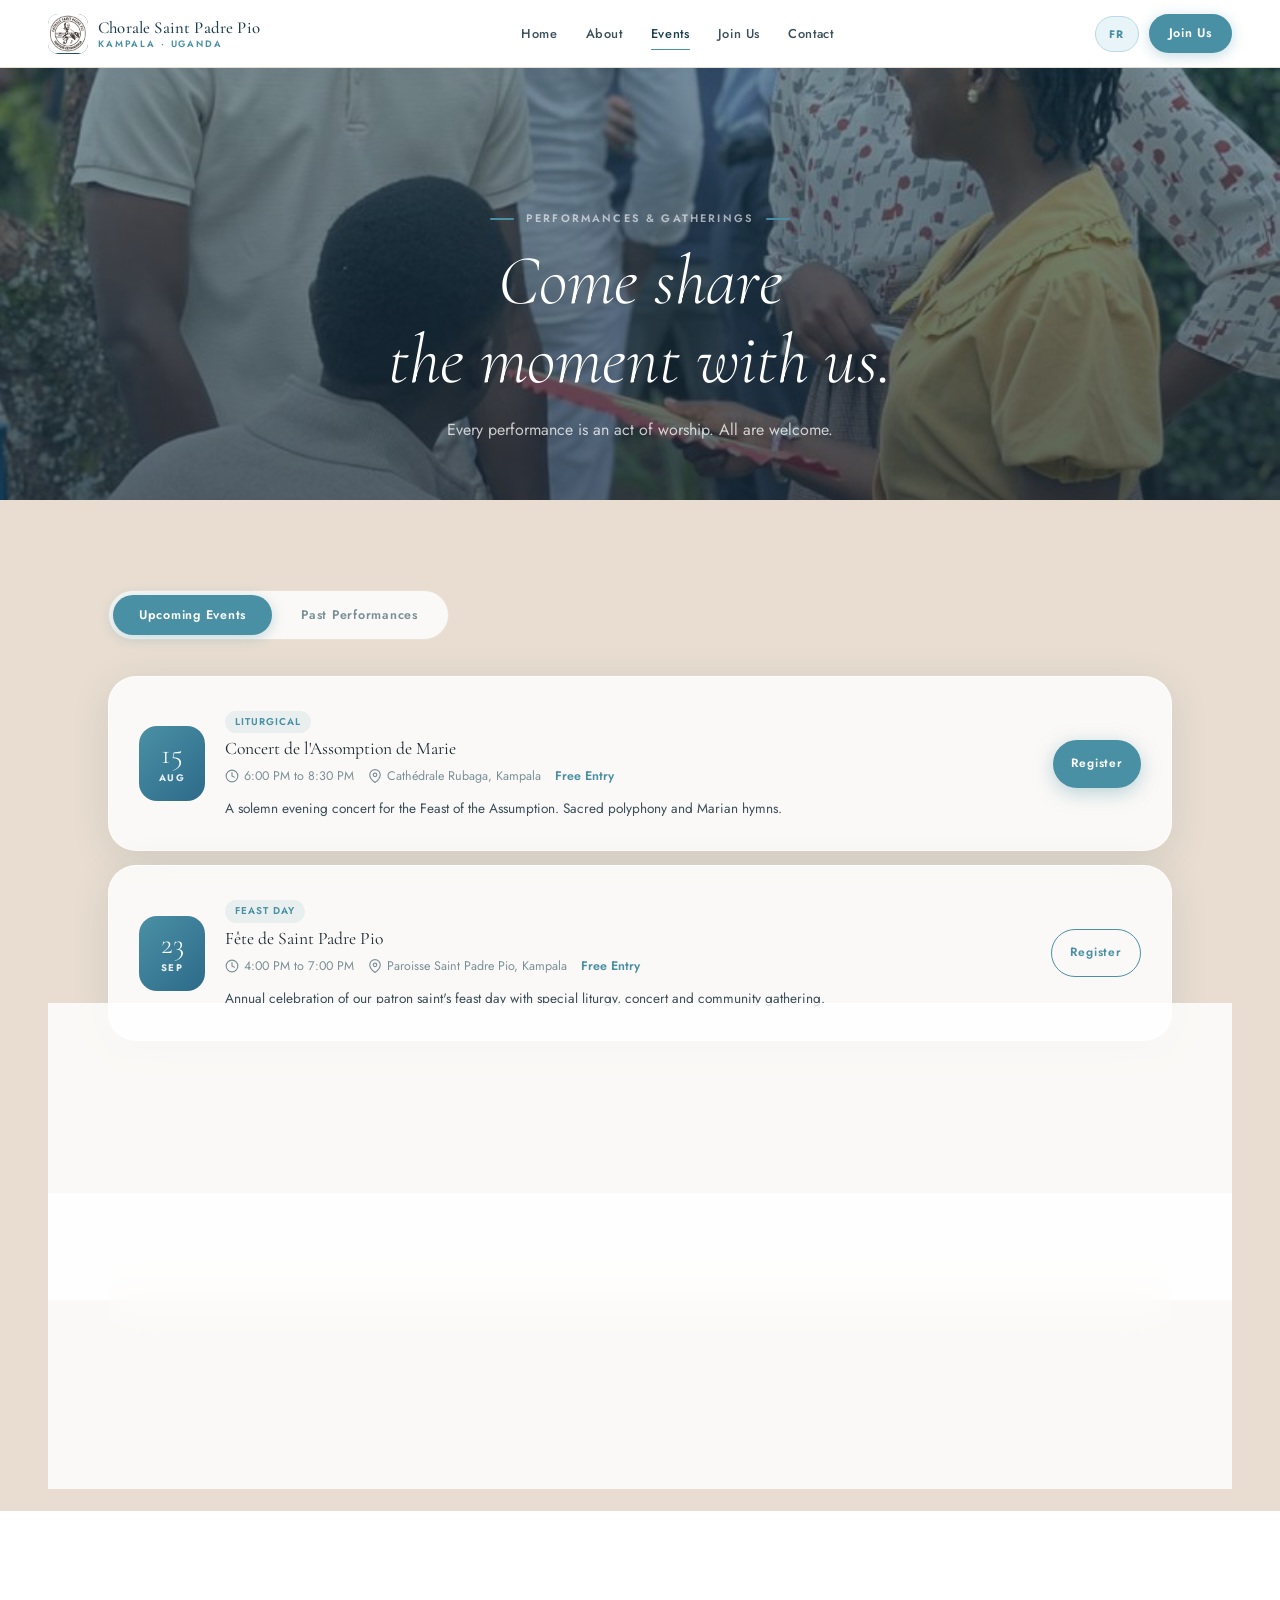
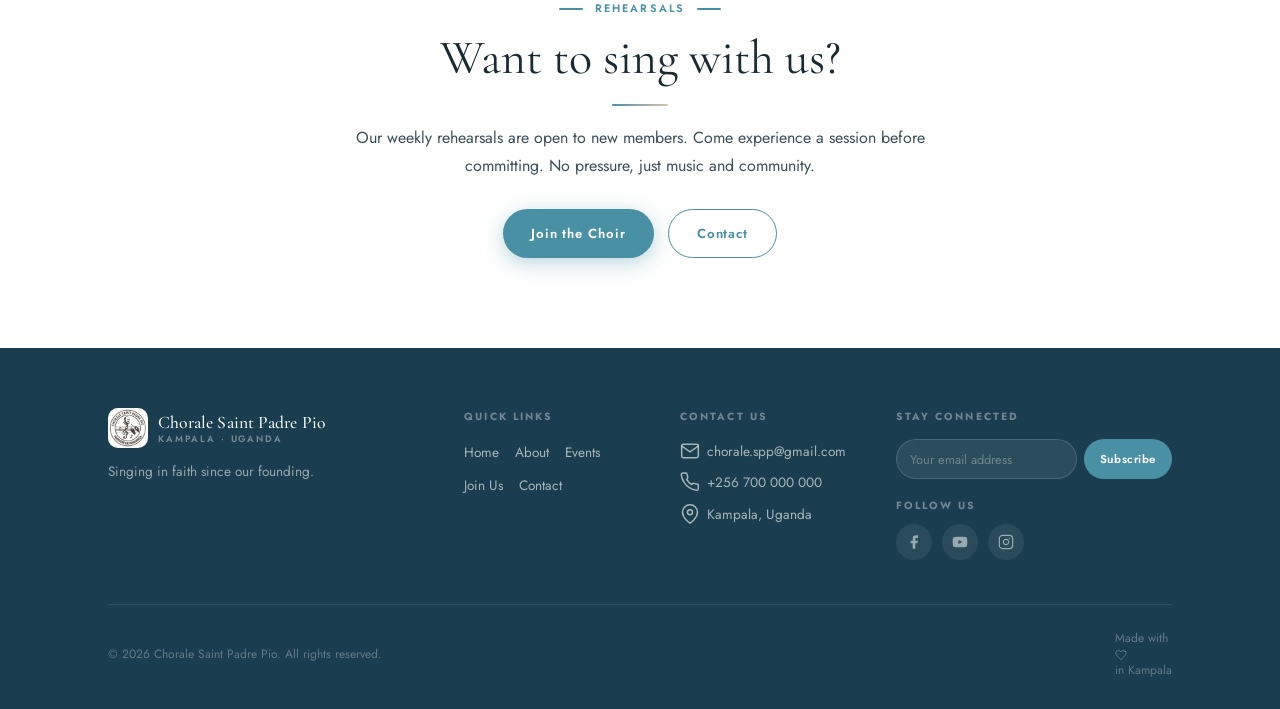
<file: events.html>
<!DOCTYPE html>
<html lang="en">
<head>
  <meta charset="UTF-8">
  <meta name="viewport" content="width=device-width, initial-scale=1.0, viewport-fit=cover">
  <meta name="description" content="Events and performances | Chorale Saint Padre Pio">
  <meta name="theme-color" content="#ffffff">
  <title>Events | Chorale Saint Padre Pio</title>
  <link rel="stylesheet" href="css/style.css">
  <link rel="icon" href="images/favicon.png">
</head>
<body>
  <div id="navbar-placeholder"></div>

  <div class="page-hero">
    <div class="page-hero-img" id="events-hero-img" style="background-image:url('images/events-hero.jpg');"></div>
    <div class="page-hero-fallback" id="events-hero-fallback"></div>
    <div class="page-hero-overlay"></div>
    <div class="container page-hero-content">
      <div class="section-label"><span class="label" data-i18n="events_hero_label"></span></div>
      <h1 data-i18n="events_hero_heading"></h1>
      <p data-i18n="events_hero_body"></p>
    </div>
  </div>

  <section class="bg-beige-warm">
    <div class="container">
      <div class="events-tabs reveal">
        <button class="tab-btn active" onclick="showTab('upcoming')" data-i18n="events_upcoming"></button>
        <button class="tab-btn" onclick="showTab('past')" data-i18n="events_past"></button>
      </div>
      <div id="tab-upcoming" class="events-panel active">
        <!-- Populated dynamically by content.js -->
        <div class="events-list" id="events-upcoming-list"></div>
      </div>
      <div id="tab-past" class="events-panel">
        <div class="events-list" id="events-past-list"></div>
      </div>
    </div>
  </section>

  <section class="bg-white">
    <div class="container" style="max-width:680px;text-align:center;">
      <div class="section-label reveal"><span class="label">Rehearsals</span></div>
      <h2 style="margin-top:12px;" class="reveal reveal-delay-1">Want to sing with us?</h2>
      <div class="deco-line reveal reveal-delay-1"></div>
      <p class="reveal reveal-delay-2">Our weekly rehearsals are open to new members. Come experience a session before committing. No pressure, just music and community.</p>
      <div style="display:flex;justify-content:center;gap:14px;flex-wrap:wrap;margin-top:28px;" class="reveal reveal-delay-3">
        <a href="join.html" class="btn btn-primary" data-i18n="join_cta"></a>
        <a href="contact.html" class="btn btn-outline" data-i18n="nav_contact"></a>
      </div>
    </div>
  </section>

  <div id="footer-placeholder"></div>
  <script src="js/translations.js"></script>
  <script src="js/content.js"></script>
  <script src="js/components.js"></script>
  <script src="js/main.js"></script>
  <script>
    function showTab(tab){
      document.querySelectorAll('.tab-btn').forEach((b,i)=>b.classList.toggle('active',(i===0&&tab==='upcoming')||(i===1&&tab==='past')));
      document.querySelectorAll('.events-panel').forEach(p=>p.classList.remove('active'));
      document.getElementById('tab-'+tab).classList.add('active');
    }
    (function(){
      var img=new Image();
      img.onerror=function(){document.getElementById('events-hero-img').style.display='none';};
      img.onload=function(){document.getElementById('events-hero-fallback').style.display='none';};
      img.src='images/events-hero.jpg';
    })();
  </script>
</body>
</html>
</file>
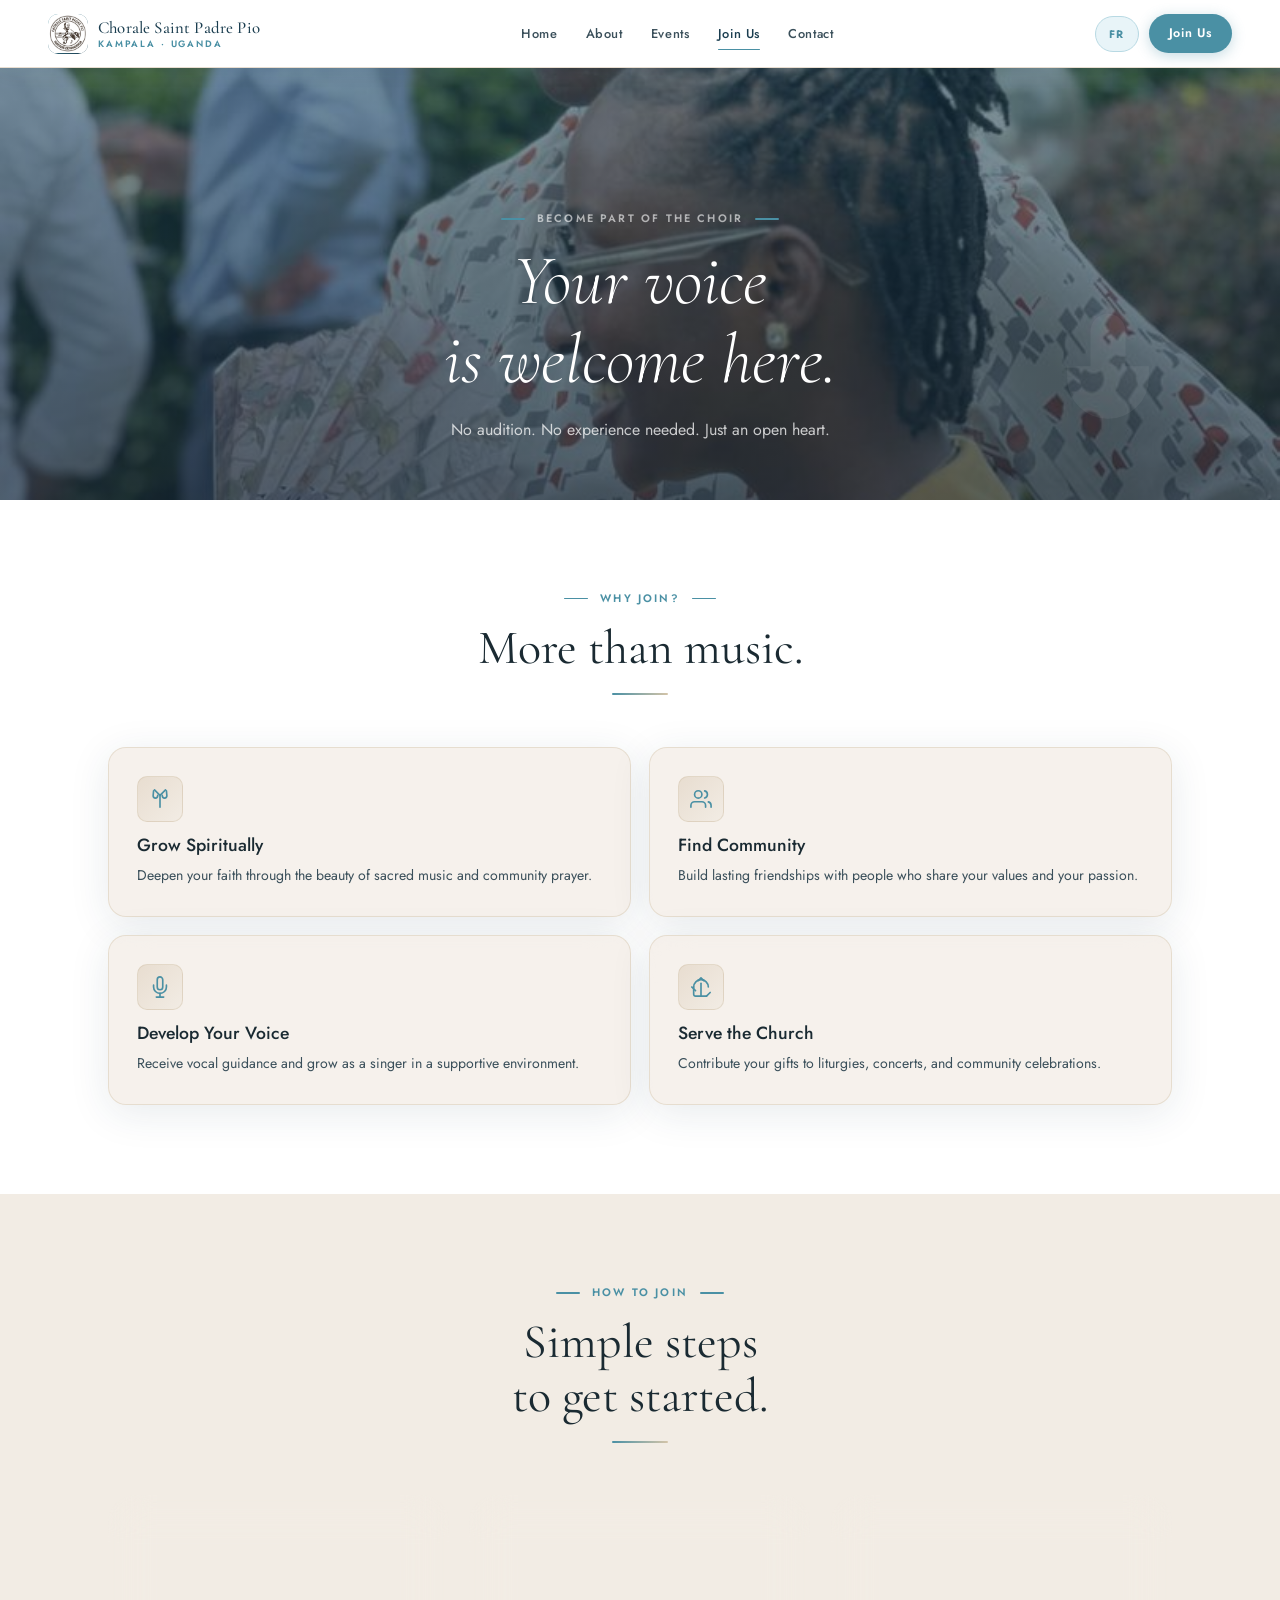
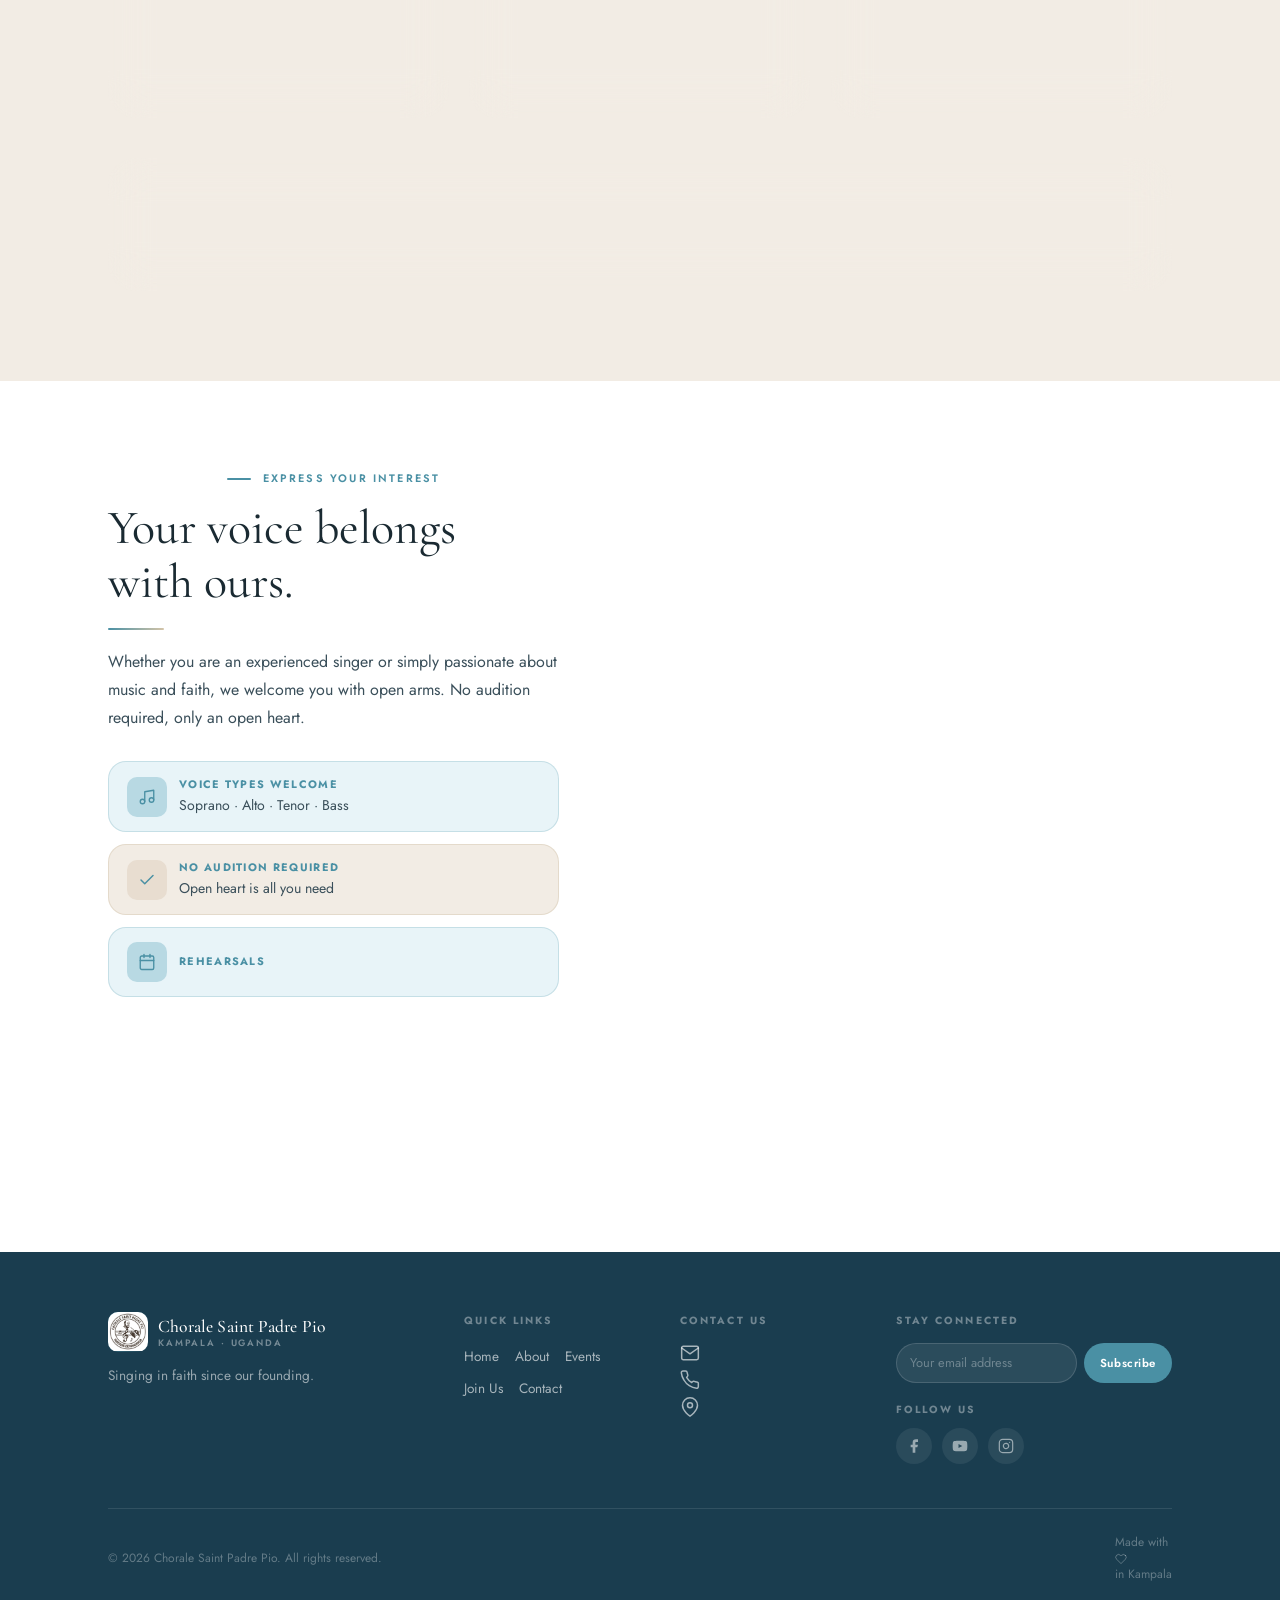
<file: join.html>
<!DOCTYPE html>
<html lang="en">
<head>
  <meta charset="UTF-8">
  <meta name="viewport" content="width=device-width, initial-scale=1.0, viewport-fit=cover">
  <meta name="description" content="Join Chorale Saint Padre Pio: Become part of our sacred music family.">
  <meta name="theme-color" content="#ffffff">
  <title>Join Us | Chorale Saint Padre Pio</title>
  <link rel="stylesheet" href="css/style.css">
  <link rel="icon" href="images/favicon.png">
</head>
<body>
  <div id="navbar-placeholder"></div>

  <!-- PAGE HERO -->
  <div class="page-hero">
    <div class="page-hero-img" id="join-hero-img" style="background-image:url('images/join-rehearsal.jpg');"></div>
    <div class="page-hero-fallback" id="join-hero-fallback"></div>
    <div class="page-hero-overlay"></div>
    <svg style="position:absolute;right:8%;bottom:12%;opacity:0.06;pointer-events:none;" width="140" height="140" viewBox="0 0 24 24" fill="white" stroke="none"><path d="M12 1a3 3 0 0 0-3 3v8a3 3 0 0 0 6 0V4a3 3 0 0 0-3-3z"/><path d="M19 10v2a7 7 0 0 1-14 0v-2"/><line x1="12" y1="19" x2="12" y2="23"/><line x1="8" y1="23" x2="16" y2="23"/></svg>
    <div class="container page-hero-content">
      <div class="section-label"><span class="label" data-i18n="join_hero_label"></span></div>
      <h1 data-i18n="join_hero_heading"></h1>
      <p data-i18n="join_hero_body"></p>
    </div>
  </div>

  <!-- WHY JOIN white bg -->
  <section class="bg-white">
    <div class="container">
      <div style="text-align:center;max-width:540px;margin:0 auto 52px;" class="reveal">
        <div class="section-label"><span class="label" data-i18n="join_why_label"></span></div>
        <h2 style="margin-top:12px;" data-i18n="join_why_heading"></h2>
        <div class="deco-line"></div>
      </div>
      <div class="perks-grid">
        <div class="perk-card reveal">
          <div class="perk-icon">
            <svg width="22" height="22" viewBox="0 0 24 24" fill="none" stroke="currentColor" stroke-width="1.8" stroke-linecap="round" stroke-linejoin="round"><path d="M18 2l-6 6-6-6"/><path d="M12 8v13"/><path d="M5 3l-.5 5.5A2.5 2.5 0 0 0 7 11h0a2.5 2.5 0 0 0 2.5-2.5V8"/><path d="M19 3l.5 5.5A2.5 2.5 0 0 1 17 11h0a2.5 2.5 0 0 1-2.5-2.5V8"/></svg>
          </div>
          <h4 data-i18n="join_perk1_title"></h4>
          <p data-i18n="join_perk1_body"></p>
        </div>
        <div class="perk-card reveal reveal-delay-1">
          <div class="perk-icon">
            <svg width="22" height="22" viewBox="0 0 24 24" fill="none" stroke="currentColor" stroke-width="1.8" stroke-linecap="round" stroke-linejoin="round"><path d="M17 21v-2a4 4 0 0 0-4-4H5a4 4 0 0 0-4 4v2"/><circle cx="9" cy="7" r="4"/><path d="M23 21v-2a4 4 0 0 0-3-3.87"/><path d="M16 3.13a4 4 0 0 1 0 7.75"/></svg>
          </div>
          <h4 data-i18n="join_perk2_title"></h4>
          <p data-i18n="join_perk2_body"></p>
        </div>
        <div class="perk-card reveal reveal-delay-2">
          <div class="perk-icon">
            <svg width="22" height="22" viewBox="0 0 24 24" fill="none" stroke="currentColor" stroke-width="1.8" stroke-linecap="round" stroke-linejoin="round"><path d="M12 1a3 3 0 0 0-3 3v8a3 3 0 0 0 6 0V4a3 3 0 0 0-3-3z"/><path d="M19 10v2a7 7 0 0 1-14 0v-2"/><line x1="12" y1="19" x2="12" y2="23"/><line x1="8" y1="23" x2="16" y2="23"/></svg>
          </div>
          <h4 data-i18n="join_perk3_title"></h4>
          <p data-i18n="join_perk3_body"></p>
        </div>
        <div class="perk-card reveal reveal-delay-3">
          <div class="perk-icon">
            <svg width="22" height="22" viewBox="0 0 24 24" fill="none" stroke="currentColor" stroke-width="1.8" stroke-linecap="round" stroke-linejoin="round"><path d="M18 22H6a2 2 0 0 1-2-2V12"/><path d="m18 22 4-4"/><path d="m2 12 4 4"/><path d="M12 22V8"/><path d="m9 5 3-3 3 3"/><path d="M4 12a8 8 0 0 1 16 0"/></svg>
          </div>
          <h4 data-i18n="join_perk4_title"></h4>
          <p data-i18n="join_perk4_body"></p>
        </div>
      </div>
    </div>
  </section>

  <!-- STEPS beige bg -->
  <section class="bg-beige">
    <div class="container">
      <div style="text-align:center;max-width:540px;margin:0 auto 52px;" class="reveal">
        <div class="section-label"><span class="label" data-i18n="join_process_label"></span></div>
        <h2 style="margin-top:12px;" data-i18n="join_process_heading"></h2>
        <div class="deco-line"></div>
      </div>
      <div class="steps">
        <div class="step reveal">
          <div class="step-number">1</div>
          <h4 data-i18n="step1_title"></h4>
          <p data-i18n="step1_body"></p>
        </div>
        <div class="step reveal reveal-delay-1">
          <div class="step-number">2</div>
          <h4 data-i18n="step2_title"></h4>
          <p data-i18n="step2_body"></p>
        </div>
        <div class="step reveal reveal-delay-2">
          <div class="step-number">3</div>
          <h4 data-i18n="step3_title"></h4>
          <p data-i18n="step3_body"></p>
        </div>
      </div>

      <!-- Rehearsal info box -->
      <div style="margin-top:40px;padding:28px 36px;background:var(--glass-bg-strong);backdrop-filter:blur(20px);border:1px solid var(--glass-border);border-radius:var(--radius-lg);box-shadow:var(--glass-shadow);display:flex;align-items:center;gap:24px;flex-wrap:wrap;" class="reveal">
        <div style="width:52px;height:52px;border-radius:var(--radius-md);background:linear-gradient(135deg,var(--blue-primary),var(--blue-mid));display:flex;align-items:center;justify-content:center;color:white;flex-shrink:0;box-shadow:0 4px 14px rgba(74,144,164,0.35);">
          <svg width="24" height="24" viewBox="0 0 24 24" fill="none" stroke="currentColor" stroke-width="1.8" stroke-linecap="round" stroke-linejoin="round"><rect x="3" y="4" width="18" height="18" rx="2"/><line x1="16" y1="2" x2="16" y2="6"/><line x1="8" y1="2" x2="8" y2="6"/><line x1="3" y1="10" x2="21" y2="10"/></svg>
        </div>
        <div style="flex:1;min-width:160px;">
          <h4 style="color:var(--ink);margin-bottom:3px;">Weekly Rehearsals</h4>
          <p style="font-size:0.9rem;margin:0;" data-i18n="contact_rehearsal_value"></p>
          <p style="font-size:0.82rem;color:var(--ink-muted);margin-top:3px;">First session free, no commitment required.</p>
        </div>
        <a href="contact.html" class="btn btn-primary" data-i18n="nav_contact"></a>
      </div>
    </div>
  </section>

  <!-- INTEREST FORM white bg -->
  <section class="bg-white">
    <div class="container">
      <div style="display:grid;grid-template-columns:1fr 1.2fr;gap:clamp(36px,6vw,72px);align-items:start;" id="join-form-grid">

        <!-- Left info -->
        <div class="reveal">
          <div class="section-label left"><span class="label" data-i18n="join_form_heading"></span></div>
          <h2 style="margin-top:12px;" data-i18n="join_heading"></h2>
          <div class="deco-line left"></div>
          <p data-i18n="join_body"></p>

          <div style="margin-top:28px;display:flex;flex-direction:column;gap:12px;">
            <div style="display:flex;align-items:center;gap:12px;padding:14px 18px;background:var(--blue-ghost);border-radius:var(--radius-md);border:1px solid var(--glass-border-blue);">
              <div style="width:40px;height:40px;border-radius:var(--radius-sm);background:var(--blue-pale);display:flex;align-items:center;justify-content:center;color:var(--blue-primary);flex-shrink:0;">
                <svg width="18" height="18" viewBox="0 0 24 24" fill="none" stroke="currentColor" stroke-width="1.8" stroke-linecap="round" stroke-linejoin="round"><path d="M9 18V5l12-2v13"/><circle cx="6" cy="18" r="3"/><circle cx="18" cy="16" r="3"/></svg>
              </div>
              <div>
                <div style="font-size:0.68rem;font-weight:700;letter-spacing:0.12em;text-transform:uppercase;color:var(--blue-primary);">Voice Types Welcome</div>
                <div style="font-size:0.88rem;color:var(--ink-soft);">Soprano · Alto · Tenor · Bass</div>
              </div>
            </div>
            <div style="display:flex;align-items:center;gap:12px;padding:14px 18px;background:var(--beige-pale);border-radius:var(--radius-md);border:1px solid var(--glass-border-beige);">
              <div style="width:40px;height:40px;border-radius:var(--radius-sm);background:var(--beige-light);display:flex;align-items:center;justify-content:center;color:var(--blue-primary);flex-shrink:0;">
                <svg width="18" height="18" viewBox="0 0 24 24" fill="none" stroke="currentColor" stroke-width="2" stroke-linecap="round" stroke-linejoin="round"><polyline points="20 6 9 17 4 12"/></svg>
              </div>
              <div>
                <div style="font-size:0.68rem;font-weight:700;letter-spacing:0.12em;text-transform:uppercase;color:var(--blue-primary);">No Audition Required</div>
                <div style="font-size:0.88rem;color:var(--ink-soft);">Open heart is all you need</div>
              </div>
            </div>
            <div style="display:flex;align-items:center;gap:12px;padding:14px 18px;background:var(--blue-ghost);border-radius:var(--radius-md);border:1px solid var(--glass-border-blue);">
              <div style="width:40px;height:40px;border-radius:var(--radius-sm);background:var(--blue-pale);display:flex;align-items:center;justify-content:center;color:var(--blue-primary);flex-shrink:0;">
                <svg width="18" height="18" viewBox="0 0 24 24" fill="none" stroke="currentColor" stroke-width="1.8" stroke-linecap="round" stroke-linejoin="round"><rect x="3" y="4" width="18" height="18" rx="2"/><line x1="16" y1="2" x2="16" y2="6"/><line x1="8" y1="2" x2="8" y2="6"/><line x1="3" y1="10" x2="21" y2="10"/></svg>
              </div>
              <div>
                <div style="font-size:0.68rem;font-weight:700;letter-spacing:0.12em;text-transform:uppercase;color:var(--blue-primary);">Rehearsals</div>
                <div style="font-size:0.88rem;color:var(--ink-soft);" data-contact="rehearsal"></div>
              </div>
            </div>
          </div>
        </div>

        <!-- Form -->
        <div class="card reveal reveal-delay-1" style="padding:clamp(22px,4vw,44px);">
          <h3 style="color:var(--ink);margin-bottom:22px;" data-i18n="join_form_heading"></h3>
          <form class="js-form" novalidate>
            <div style="display:grid;grid-template-columns:1fr 1fr;gap:14px;">
              <div class="form-group" style="grid-column:1/-1;">
                <label data-i18n="join_form_name"></label>
                <input type="text" data-i18n-placeholder="join_form_name" required>
              </div>
              <div class="form-group">
                <label data-i18n="join_form_email"></label>
                <input type="email" data-i18n-placeholder="join_form_email" required>
              </div>
              <div class="form-group">
                <label data-i18n="join_form_phone"></label>
                <input type="tel" data-i18n-placeholder="join_form_phone">
              </div>
              <div class="form-group" style="grid-column:1/-1;">
                <label data-i18n="join_form_voice"></label>
                <input type="text" data-i18n-placeholder="join_form_voice_placeholder">
              </div>
              <div class="form-group" style="grid-column:1/-1;">
                <label data-i18n="join_form_message"></label>
                <textarea data-i18n-placeholder="join_form_message"></textarea>
              </div>
            </div>
            <button type="submit" class="btn btn-primary" style="width:100%;justify-content:center;margin-top:4px;">
              <svg width="16" height="16" viewBox="0 0 24 24" fill="none" stroke="currentColor" stroke-width="2" stroke-linecap="round" stroke-linejoin="round"><line x1="22" y1="2" x2="11" y2="13"/><polygon points="22 2 15 22 11 13 2 9 22 2"/></svg>
              <span data-i18n="join_form_submit"></span>
            </button>
            <div class="form-success" data-i18n="join_form_success"></div>
          </form>
        </div>

      </div>
    </div>
  </section>

  <div id="footer-placeholder"></div>
  <script src="js/translations.js"></script>
  <script src="js/components.js"></script>
  <script src="js/main.js"></script>
  <script>
    (function(){
      var img=new Image();
      img.onerror=function(){document.getElementById('join-hero-img').style.display='none';};
      img.onload=function(){document.getElementById('join-hero-fallback').style.display='none';};
      img.src='images/join-rehearsal.jpg';
    })();
  </script>
  <style>
    @media(max-width:768px){ #join-form-grid{grid-template-columns:1fr!important;} }
  </style>
</body>
</html>
</file>
<file: css/style.css>
/* =========================================
   CHORALE SAINT PADRE PIO — Design System v2
   Liquid Glass · Blue & Beige · Premium
   ========================================= */

@import url('https://fonts.googleapis.com/css2?family=Cormorant+Garamond:ital,wght@0,300;0,400;0,500;0,600;1,300;1,400;1,600&family=Jost:wght@300;400;500;600&display=swap');

:root {
  /* Core Palette */
  --blue-deep:    #1a3d4f;
  --blue-mid:     #2d6a8a;
  --blue-primary: #4a90a4;
  --blue-light:   #7bbccc;
  --blue-pale:    #b8d9e3;
  --blue-ghost:   #e8f4f8;

  --beige-dark:   #b0a090;
  --beige-mid:    #c8b89a;
  --beige-warm:   #d4c4a8;
  --beige-light:  #e8ddd0;
  --beige-pale:   #f2ece4;
  --beige-ghost:  #faf7f3;

  --white:        #ffffff;
  --ink:          #1a2a32;
  --ink-soft:     #3a4f5a;
  --ink-muted:    #7a9098;

  /* Glass */
  --glass-bg:          rgba(255, 255, 255, 0.60);
  --glass-bg-strong:   rgba(255, 255, 255, 0.82);
  --glass-bg-beige:    rgba(242, 236, 228, 0.70);
  --glass-bg-blue:     rgba(74, 144, 164, 0.10);
  --glass-border:      rgba(255, 255, 255, 0.75);
  --glass-border-blue: rgba(74, 144, 164, 0.22);
  --glass-border-beige:rgba(200, 184, 154, 0.35);
  --glass-shadow:      0 8px 40px rgba(26, 61, 79, 0.10);
  --glass-shadow-lg:   0 20px 80px rgba(26, 61, 79, 0.16);

  /* Typography */
  --font-display: 'Cormorant Garamond', Georgia, serif;
  --font-body:    'Jost', sans-serif;

  /* Spacing */
  --section-pad: clamp(56px, 7vw, 108px);
  --container:   1160px;
  --radius-sm:   10px;
  --radius-md:   18px;
  --radius-lg:   28px;
  --radius-xl:   44px;

  /* Transitions */
  --ease: cubic-bezier(0.25, 0.46, 0.45, 0.94);
  --ease-spring: cubic-bezier(0.34, 1.56, 0.64, 1);
}

/* ── Reset ── */
*, *::before, *::after { box-sizing: border-box; margin: 0; padding: 0; }
html { scroll-behavior: smooth; font-size: 16px; -webkit-text-size-adjust: 100%; }
body {
  font-family: var(--font-body);
  background: var(--beige-ghost);
  color: var(--ink);
  line-height: 1.65;
  overflow-x: hidden;
  -webkit-font-smoothing: antialiased;
  -moz-osx-font-smoothing: grayscale;
}
img { display: block; max-width: 100%; height: auto; }
a { color: inherit; text-decoration: none; }
button { cursor: pointer; border: none; background: none; font-family: inherit; }
ul { list-style: none; }
svg { display: block; flex-shrink: 0; }

/* ── Typography ── */
h1, h2, h3, h4 {
  font-family: var(--font-display);
  line-height: 1.12;
  font-weight: 400;
}
h1 { font-size: clamp(2.6rem, 5.5vw, 4.8rem); }
h2 { font-size: clamp(1.9rem, 3.8vw, 3rem); }
h3 { font-size: clamp(1.3rem, 2.2vw, 1.85rem); }
h4 { font-size: 1.1rem; font-weight: 500; font-family: var(--font-body); }

p { font-size: 1rem; color: var(--ink-soft); line-height: 1.78; }

.label {
  font-family: var(--font-body);
  font-size: 0.68rem;
  font-weight: 600;
  letter-spacing: 0.2em;
  text-transform: uppercase;
  color: var(--blue-primary);
}

/* ── Layout ── */
.container {
  max-width: var(--container);
  margin: 0 auto;
  padding: 0 clamp(18px, 5vw, 48px);
}
section { padding: var(--section-pad) 0; }

/* ── Glass Utility ── */
.glass {
  background: var(--glass-bg);
  backdrop-filter: blur(24px) saturate(1.8);
  -webkit-backdrop-filter: blur(24px) saturate(1.8);
  border: 1px solid var(--glass-border);
  box-shadow: var(--glass-shadow);
}

/* ══════════════════════════════════════
   NAVBAR — Always white/light
══════════════════════════════════════ */
.navbar {
  position: fixed;
  top: 0; left: 0; right: 0;
  z-index: 1000;
  padding: 0 clamp(16px, 4vw, 48px);
  height: 68px;
  display: flex;
  align-items: center;
  justify-content: space-between;
  background: rgba(255, 255, 255, 0.97);
  backdrop-filter: blur(20px) saturate(1.6);
  -webkit-backdrop-filter: blur(20px) saturate(1.6);
  border-bottom: 1px solid var(--beige-light);
  box-shadow: 0 2px 20px rgba(26, 61, 79, 0.07);
  transition: box-shadow 0.3s var(--ease);
}
.navbar.scrolled {
  box-shadow: 0 4px 32px rgba(26, 61, 79, 0.12);
}

/* Logo */
.nav-logo {
  display: flex;
  align-items: center;
  gap: 10px;
  text-decoration: none;
}
.nav-logo-icon {
  width: 40px; height: 40px;
  border-radius: 10px;
  overflow: hidden;
  flex-shrink: 0;
  background: linear-gradient(135deg, var(--blue-primary), var(--blue-deep));
  display: flex;
  align-items: center;
  justify-content: center;
}
.nav-logo-icon img {
  width: 100%; height: 100%;
  object-fit: contain;
}
.nav-logo-icon svg { color: white; }
.nav-logo-text { display: flex; flex-direction: column; gap: 1px; }
.nav-logo-name {
  font-family: var(--font-display);
  font-size: 1.05rem;
  font-weight: 500;
  color: var(--blue-deep);
  letter-spacing: 0.01em;
  line-height: 1.2;
}
.nav-logo-sub {
  font-size: 0.58rem;
  font-weight: 600;
  letter-spacing: 0.2em;
  text-transform: uppercase;
  color: var(--blue-primary);
  line-height: 1;
}

/* Nav links */
.nav-links {
  display: flex;
  align-items: center;
  gap: 0;
  padding: 0;
}
.nav-links li { list-style: none; }
.nav-links a {
  display: block;
  padding: 8px 14px;
  font-size: 0.8rem;
  font-weight: 500;
  letter-spacing: 0.05em;
  color: var(--ink-soft);
  position: relative;
  transition: color 0.25s;
  white-space: nowrap;
}
.nav-links a::after {
  content: '';
  position: absolute;
  bottom: 2px; left: 14px; right: 14px;
  height: 1.5px;
  background: var(--blue-primary);
  transform: scaleX(0);
  transform-origin: left;
  transition: transform 0.28s var(--ease);
  border-radius: 2px;
}
.nav-links a:hover, .nav-links a.active { color: var(--blue-deep); }
.nav-links a:hover::after, .nav-links a.active::after { transform: scaleX(1); }

/* Nav actions */
.nav-actions {
  display: flex;
  align-items: center;
  gap: 10px;
}

#lang-toggle {
  font-size: 0.68rem;
  font-weight: 700;
  letter-spacing: 0.14em;
  color: var(--blue-primary);
  border: 1.5px solid var(--blue-pale);
  padding: 6px 13px;
  border-radius: 100px;
  transition: all 0.25s;
  background: var(--blue-ghost);
  cursor: pointer;
  min-width: 44px;
  min-height: 36px;
}
#lang-toggle:hover {
  background: var(--blue-primary);
  color: white;
  border-color: var(--blue-primary);
}

.nav-cta {
  display: inline-flex;
  align-items: center;
  gap: 6px;
  background: var(--blue-primary);
  color: white !important;
  padding: 9px 20px;
  border-radius: 100px;
  font-size: 0.78rem !important;
  font-weight: 600 !important;
  letter-spacing: 0.06em;
  transition: all 0.28s var(--ease);
  box-shadow: 0 3px 14px rgba(74, 144, 164, 0.32);
  white-space: nowrap;
}
.nav-cta:hover {
  background: var(--blue-deep);
  transform: translateY(-1px);
  box-shadow: 0 6px 20px rgba(26, 61, 79, 0.28);
}
.nav-cta::after { display: none !important; }

/* Hamburger */
.hamburger {
  display: none;
  flex-direction: column;
  gap: 5px;
  padding: 10px 8px;
  cursor: pointer;
  min-width: 44px;
  min-height: 44px;
  align-items: center;
  justify-content: center;
}
.hamburger span {
  display: block; width: 22px; height: 2px;
  background: var(--ink);
  transition: all 0.3s var(--ease);
  border-radius: 2px;
}
.hamburger.open span:nth-child(1) { transform: rotate(45deg) translate(5px, 5px); }
.hamburger.open span:nth-child(2) { opacity: 0; transform: scaleX(0); }
.hamburger.open span:nth-child(3) { transform: rotate(-45deg) translate(5px, -5px); }

/* Mobile nav — full-screen dark overlay, like reference image */
@media (max-width: 840px) {
  .nav-links {
    display: none;
    position: fixed;
    top: 0; left: 0; right: 0; bottom: 0;
    background: #111;
    flex-direction: column;
    align-items: center;
    justify-content: center;
    gap: 0;
    overflow: hidden;
    z-index: 2000;
    padding: 80px 0 40px;
  }
  .nav-links.open { display: flex; }

  .nav-links li {
    flex: 1;
    display: flex;
    align-items: center;
    justify-content: center;
    width: 100%;
    max-height: 120px;
  }

  .nav-links a {
    font-family: var(--font-display);
    font-size: clamp(1.8rem, 7vw, 2.6rem);
    font-weight: 300;
    font-style: italic;
    letter-spacing: 0.12em;
    text-transform: uppercase;
    color: rgba(255, 255, 255, 0.45);
    text-align: center;
    width: 100%;
    padding: 0;
    transition: color 0.25s;
  }
  .nav-links a:hover { color: rgba(255, 255, 255, 0.85); }
  .nav-links a.active { color: var(--beige-warm); }
  .nav-links a::after { display: none; }

  /* X close button — top right corner */
  .nav-close-btn {
    display: flex;
    position: fixed;
    top: 18px; right: 18px;
    z-index: 2100;
    width: 48px; height: 48px;
    background: rgba(255,255,255,0.12);
    border-radius: 10px;
    align-items: center;
    justify-content: center;
    color: white;
    cursor: pointer;
    border: none;
    font-size: 1.2rem;
    font-family: inherit;
  }
  .nav-close-btn:hover { background: rgba(255,255,255,0.2); }

  .hamburger { display: flex; }
  .nav-cta { display: none; }
  #lang-toggle { min-width: 44px; min-height: 36px; }
}

/* Hide close btn on desktop */
@media (min-width: 841px) {
  .nav-close-btn { display: none; }
}

/* ── Buttons ── */
.btn {
  display: inline-flex;
  align-items: center;
  justify-content: center;
  gap: 8px;
  padding: 13px 28px;
  border-radius: 100px;
  font-family: var(--font-body);
  font-size: 0.82rem;
  font-weight: 600;
  letter-spacing: 0.07em;
  transition: all 0.28s var(--ease);
  cursor: pointer;
  min-height: 48px;
  white-space: nowrap;
}
.btn-primary {
  background: var(--blue-primary);
  color: white;
  box-shadow: 0 5px 20px rgba(74, 144, 164, 0.38);
}
.btn-primary:hover {
  background: var(--blue-deep);
  transform: translateY(-2px);
  box-shadow: 0 10px 28px rgba(26, 61, 79, 0.28);
}
.btn-outline {
  background: transparent;
  color: var(--blue-primary);
  border: 1.5px solid var(--blue-primary);
}
.btn-outline:hover {
  background: var(--blue-primary);
  color: white;
  transform: translateY(-2px);
}
.btn-beige {
  background: var(--beige-warm);
  color: var(--ink);
  box-shadow: 0 4px 16px rgba(200, 184, 154, 0.4);
}
.btn-beige:hover {
  background: var(--beige-mid);
  transform: translateY(-2px);
}
.btn-ghost {
  background: var(--glass-bg-beige);
  color: var(--ink);
  border: 1px solid var(--glass-border-beige);
  backdrop-filter: blur(12px);
}
.btn-ghost:hover {
  background: rgba(255,255,255,0.9);
  transform: translateY(-2px);
  box-shadow: var(--glass-shadow);
}
.btn-white {
  background: white;
  color: var(--blue-deep);
  box-shadow: 0 4px 18px rgba(0,0,0,0.13);
}
.btn-white:hover {
  transform: translateY(-2px);
  box-shadow: 0 10px 28px rgba(0,0,0,0.18);
}

/* ══════════════════════════════════════
   HERO — Centered editorial style
══════════════════════════════════════ */
.hero {
  min-height: 100svh;
  display: flex;
  align-items: center;
  justify-content: center;
  position: relative;
  overflow: hidden;
  padding-top: 68px;
  text-align: center;
}

/* Hero with real background image */
.hero-img-bg {
  position: absolute;
  inset: 0;
  background-image: url('../images/hero-bg.jpg');
  background-size: cover;
  background-position: center;
  background-repeat: no-repeat;
}
/* Gradient overlay on top of photo */
.hero-img-overlay {
  position: absolute;
  inset: 0;
  background: linear-gradient(
    180deg,
    rgba(26, 61, 79, 0.45) 0%,
    rgba(26, 61, 79, 0.35) 40%,
    rgba(26, 45, 60, 0.60) 100%
  );
}
/* Fallback gradient when no photo yet */
.hero-fallback-bg {
  position: absolute;
  inset: 0;
  background:
    radial-gradient(ellipse 80% 70% at 60% 30%, rgba(74,144,164,0.22) 0%, transparent 60%),
    radial-gradient(ellipse 50% 60% at 20% 80%, rgba(200,184,154,0.25) 0%, transparent 55%),
    linear-gradient(160deg, var(--beige-ghost) 0%, var(--blue-ghost) 45%, var(--beige-pale) 100%);
}
/* Animated ambient shapes */
.hero-shapes { position: absolute; inset: 0; pointer-events: none; overflow: hidden; }
.shape {
  position: absolute; border-radius: 50%;
  filter: blur(48px); opacity: 0.3;
}
.shape-1 {
  width: clamp(280px,40vw,520px); height: clamp(280px,40vw,520px);
  background: radial-gradient(circle, var(--blue-light), transparent 70%);
  top: -80px; right: -80px;
  animation: floatA 9s ease-in-out infinite;
}
.shape-2 {
  width: clamp(200px,30vw,360px); height: clamp(200px,30vw,360px);
  background: radial-gradient(circle, var(--beige-warm), transparent 70%);
  bottom: 80px; left: -60px;
  animation: floatB 11s ease-in-out infinite;
}
.shape-3 {
  width: clamp(120px,18vw,240px); height: clamp(120px,18vw,240px);
  background: radial-gradient(circle, var(--blue-primary), transparent 70%);
  top: 45%; left: 45%;
  animation: floatA 7s ease-in-out infinite reverse;
}
@keyframes floatA {
  0%,100% { transform: translateY(0) scale(1); }
  50% { transform: translateY(-28px) scale(1.06); }
}
@keyframes floatB {
  0%,100% { transform: translateY(0) scale(1); }
  50% { transform: translateY(22px) scale(0.94); }
}

/* Hero content — centered */
.hero-content {
  position: relative;
  z-index: 2;
  max-width: 800px;
  margin: 0 auto;
  padding: 0 clamp(18px, 5vw, 48px);
}
/* When on photo background, text is white */
.hero-content.on-photo h1,
.hero-content.on-photo .hero-tagline { color: white; }
.hero-content.on-photo p { color: rgba(255,255,255,0.82); }
/* Default (no photo) */
.hero-content h1 { color: var(--blue-deep); }

.hero-tagline {
  display: inline-flex;
  align-items: center;
  gap: 10px;
  font-size: 0.68rem;
  font-weight: 600;
  letter-spacing: 0.22em;
  text-transform: uppercase;
  color: var(--blue-primary);
  margin-bottom: 20px;
}
.hero-tagline-line {
  display: block;
  width: 32px; height: 1px;
  background: currentColor;
}

.hero-content h1 {
  font-style: italic;
  font-weight: 300;
  margin-bottom: 22px;
}
.hero-content h1 em { font-style: normal; font-weight: 600; color: var(--blue-primary); }
.hero-content.on-photo h1 em { color: var(--beige-light); }

.hero-content p {
  font-size: clamp(0.95rem, 1.6vw, 1.08rem);
  max-width: 560px;
  margin: 0 auto 32px;
}
.hero-ctas {
  display: flex;
  gap: 14px;
  flex-wrap: wrap;
  justify-content: center;
}
.hero-scroll {
  position: absolute;
  bottom: 28px;
  left: 50%;
  transform: translateX(-50%);
  display: flex;
  flex-direction: column;
  align-items: center;
  gap: 6px;
  color: var(--ink-muted);
  font-size: 0.62rem;
  letter-spacing: 0.15em;
  text-transform: uppercase;
  z-index: 2;
  animation: scrollBounce 2s ease-in-out infinite;
}
@keyframes scrollBounce {
  0%,100% { transform: translateX(-50%) translateY(0); }
  50% { transform: translateX(-50%) translateY(6px); }
}

/* ── Page heroes (inner pages) ── */
.page-hero {
  min-height: 48vh;
  display: flex;
  align-items: flex-end;
  padding-bottom: 56px;
  position: relative;
  overflow: hidden;
  margin-top: 68px;
}
.page-hero-img {
  position: absolute;
  inset: 0;
  background-size: cover;
  background-position: center;
  background-repeat: no-repeat;
}
.page-hero-overlay {
  position: absolute;
  inset: 0;
  background: linear-gradient(
    to bottom,
    rgba(26,61,79,0.55) 0%,
    rgba(26,45,60,0.72) 100%
  );
}
.page-hero-fallback {
  position: absolute;
  inset: 0;
  background: linear-gradient(135deg, var(--blue-deep) 0%, var(--blue-mid) 55%, var(--blue-primary) 100%);
}
.page-hero-content {
  position: relative;
  z-index: 2;
  color: white;
  text-align: center;
  width: 100%;
}
.page-hero-content .label { color: rgba(255,255,255,0.6); }
.page-hero-content h1 { color: white; margin-top: 12px; font-style: italic; font-weight: 300; }
.page-hero-content h1 em { font-style: normal; font-weight: 600; color: var(--beige-light); }
.page-hero-content p { color: rgba(255,255,255,0.75); max-width: 540px; margin: 16px auto 0; font-size: 1rem; }

/* ── Section Labels ── */
.section-label {
  display: flex;
  align-items: center;
  gap: 12px;
  margin-bottom: 14px;
  justify-content: center;
}
.section-label::before {
  content: '';
  display: block;
  width: 24px; height: 1.5px;
  background: var(--blue-primary);
  border-radius: 2px;
}
.section-label::after {
  content: '';
  display: block;
  width: 24px; height: 1.5px;
  background: var(--blue-primary);
  border-radius: 2px;
}
/* Left-aligned variant */
.section-label.left::after { display: none; }

/* ── Deco line ── */
.deco-line {
  width: 56px; height: 2px;
  background: linear-gradient(to right, var(--blue-primary), var(--beige-warm));
  border-radius: 2px;
  margin: 18px auto;
}
.deco-line.left { margin-left: 0; }

/* ── Split layout ── */
.split {
  display: grid;
  grid-template-columns: 1fr 1fr;
  gap: clamp(36px, 6vw, 72px);
  align-items: center;
}
.split-text { text-align: left; }
.split-text .section-label { justify-content: flex-start; }
.split-text .section-label::after { display: none; }
.split-text .deco-line { margin-left: 0; }

/* ── Photo panels ── */
.photo-panel {
  position: relative;
  border-radius: var(--radius-xl);
  overflow: hidden;
  box-shadow: var(--glass-shadow-lg);
}
.photo-panel img {
  width: 100%;
  height: 100%;
  object-fit: cover;
  display: block;
}
.photo-panel-placeholder {
  width: 100%;
  aspect-ratio: 4/5;
  background: linear-gradient(145deg, var(--blue-ghost), var(--beige-pale));
  border: 2px dashed var(--beige-warm);
  border-radius: var(--radius-xl);
  display: flex;
  flex-direction: column;
  align-items: center;
  justify-content: center;
  gap: 10px;
  color: var(--beige-dark);
  text-align: center;
  padding: 24px;
}
.photo-panel-placeholder p { font-size: 0.8rem; color: var(--beige-dark); }

/* Floating info badge */
.photo-badge {
  position: absolute;
  background: var(--glass-bg-strong);
  backdrop-filter: blur(20px);
  -webkit-backdrop-filter: blur(20px);
  border: 1px solid var(--glass-border);
  border-radius: var(--radius-md);
  box-shadow: var(--glass-shadow);
  padding: 16px 22px;
}
.photo-badge-number {
  font-family: var(--font-display);
  font-size: 2.2rem;
  font-weight: 300;
  color: var(--blue-primary);
  line-height: 1;
  display: block;
}
.photo-badge-label {
  font-size: 0.65rem;
  font-weight: 600;
  letter-spacing: 0.14em;
  text-transform: uppercase;
  color: var(--ink-muted);
  margin-top: 4px;
  display: block;
}

/* ── Stats bar ── */
.stats-bar {
  display: grid;
  grid-template-columns: repeat(4, 1fr);
  gap: 1px;
  background: var(--beige-light);
  border-radius: var(--radius-md);
  overflow: hidden;
  box-shadow: var(--glass-shadow);
}
.stat-item {
  background: var(--glass-bg-strong);
  backdrop-filter: blur(20px);
  -webkit-backdrop-filter: blur(20px);
  padding: 28px 20px;
  text-align: center;
}
.stat-number {
  font-family: var(--font-display);
  font-size: clamp(1.8rem, 3.5vw, 2.8rem);
  font-weight: 300;
  color: var(--blue-primary);
  line-height: 1;
  display: block;
}
.stat-label {
  font-size: 0.68rem;
  font-weight: 600;
  letter-spacing: 0.12em;
  text-transform: uppercase;
  color: var(--ink-muted);
  margin-top: 6px;
  display: block;
}

/* ── Cards ── */
.card {
  background: var(--glass-bg-strong);
  backdrop-filter: blur(24px) saturate(1.8);
  -webkit-backdrop-filter: blur(24px) saturate(1.8);
  border: 1px solid var(--glass-border);
  border-radius: var(--radius-lg);
  box-shadow: var(--glass-shadow);
  overflow: hidden;
  transition: transform 0.35s var(--ease), box-shadow 0.35s var(--ease);
}
.card:hover {
  transform: translateY(-5px);
  box-shadow: var(--glass-shadow-lg);
}

/* ── Event cards ── */
.event-card {
  background: var(--glass-bg-strong);
  backdrop-filter: blur(24px);
  -webkit-backdrop-filter: blur(24px);
  border: 1px solid var(--glass-border);
  border-radius: var(--radius-lg);
  box-shadow: var(--glass-shadow);
  padding: clamp(18px,3vw,30px);
  display: grid;
  grid-template-columns: auto 1fr auto;
  gap: 20px;
  align-items: center;
  transition: all 0.32s var(--ease);
}
.event-card:hover {
  transform: translateY(-4px);
  box-shadow: var(--glass-shadow-lg);
  border-color: rgba(74,144,164,0.28);
}
.event-date-block {
  text-align: center;
  background: linear-gradient(135deg, var(--blue-primary), var(--blue-mid));
  border-radius: var(--radius-md);
  padding: 14px 18px;
  min-width: 66px;
  color: white;
  flex-shrink: 0;
}
.event-date-block .day {
  font-family: var(--font-display);
  font-size: 1.8rem;
  font-weight: 300;
  line-height: 1;
  display: block;
}
.event-date-block .month {
  font-size: 0.6rem;
  font-weight: 700;
  letter-spacing: 0.15em;
  text-transform: uppercase;
  opacity: 0.88;
  display: block;
  margin-top: 2px;
}
.event-info h3 { font-size: 1.1rem; color: var(--ink); }
.event-meta {
  display: flex;
  gap: 14px;
  margin-top: 7px;
  flex-wrap: wrap;
  align-items: center;
}
.event-meta-item {
  display: flex;
  align-items: center;
  gap: 5px;
  font-size: 0.78rem;
  color: var(--ink-muted);
}
.category-badge {
  display: inline-block;
  padding: 3px 10px;
  border-radius: 100px;
  font-size: 0.62rem;
  font-weight: 600;
  letter-spacing: 0.1em;
  text-transform: uppercase;
  background: rgba(74,144,164,0.1);
  color: var(--blue-primary);
  margin-bottom: 6px;
}

/* ── Values / Perks grid ── */
.values-grid, .perks-grid {
  display: grid;
  grid-template-columns: repeat(2, 1fr);
  gap: 18px;
}
.value-card, .perk-card {
  background: var(--glass-bg-beige);
  backdrop-filter: blur(20px);
  -webkit-backdrop-filter: blur(20px);
  border: 1px solid var(--glass-border-beige);
  border-radius: var(--radius-md);
  padding: 28px;
  box-shadow: var(--glass-shadow);
  transition: all 0.32s var(--ease);
}
.value-card:hover, .perk-card:hover {
  transform: translateY(-4px);
  background: var(--glass-bg-strong);
  border-color: rgba(74,144,164,0.22);
  box-shadow: var(--glass-shadow-lg);
}
.value-icon, .perk-icon {
  width: 46px; height: 46px;
  background: linear-gradient(135deg, var(--beige-light), var(--beige-pale));
  border-radius: var(--radius-sm);
  display: flex;
  align-items: center;
  justify-content: center;
  margin-bottom: 14px;
  color: var(--blue-primary);
  border: 1px solid var(--glass-border-beige);
}
.value-card h4, .perk-card h4 { color: var(--ink); margin-bottom: 7px; }
.value-card p, .perk-card p { font-size: 0.88rem; }

/* ── Steps ── */
.steps {
  display: grid;
  grid-template-columns: repeat(3, 1fr);
  gap: 20px;
}
.step {
  text-align: center;
  padding: 36px 22px;
  background: var(--glass-bg-strong);
  backdrop-filter: blur(20px);
  -webkit-backdrop-filter: blur(20px);
  border: 1px solid var(--glass-border);
  border-radius: var(--radius-lg);
  box-shadow: var(--glass-shadow);
  transition: all 0.32s var(--ease);
}
.step:hover { transform: translateY(-5px); box-shadow: var(--glass-shadow-lg); }
.step-number {
  width: 52px; height: 52px;
  background: linear-gradient(135deg, var(--blue-primary), var(--blue-mid));
  color: white;
  border-radius: 50%;
  display: flex;
  align-items: center;
  justify-content: center;
  font-family: var(--font-display);
  font-size: 1.4rem;
  font-weight: 300;
  margin: 0 auto 18px;
  box-shadow: 0 5px 18px rgba(74,144,164,0.38);
}
.step h4 { color: var(--ink); margin-bottom: 9px; }
.step p { font-size: 0.88rem; }

/* ── Forms ── */
.form-group { margin-bottom: 18px; }
.form-group label {
  display: block;
  font-size: 0.72rem;
  font-weight: 600;
  letter-spacing: 0.1em;
  color: var(--ink-soft);
  margin-bottom: 7px;
  text-transform: uppercase;
}
.form-group input,
.form-group textarea,
.form-group select {
  width: 100%;
  padding: 13px 16px;
  background: rgba(255,255,255,0.9);
  border: 1.5px solid var(--beige-light);
  border-radius: var(--radius-sm);
  font-family: var(--font-body);
  font-size: 0.95rem;
  color: var(--ink);
  transition: all 0.28s;
  outline: none;
  -webkit-appearance: none;
  min-height: 48px;
}
.form-group input:focus,
.form-group textarea:focus {
  border-color: var(--blue-primary);
  background: white;
  box-shadow: 0 0 0 3px rgba(74,144,164,0.10);
}
.form-group textarea { resize: vertical; min-height: 120px; }
.form-success {
  display: none;
  background: rgba(74,164,120,0.08);
  border: 1px solid rgba(74,164,120,0.28);
  border-radius: var(--radius-md);
  padding: 18px 22px;
  color: #2d6a4f;
  font-weight: 500;
  text-align: center;
  margin-top: 14px;
  font-size: 0.92rem;
}
.form-success.show { display: block; }

/* ── CTA band ── */
.cta-band {
  background: linear-gradient(135deg, var(--blue-deep) 0%, var(--blue-mid) 55%, var(--blue-primary) 100%);
  position: relative;
  overflow: hidden;
  text-align: center;
  padding: var(--section-pad) 0;
}
.cta-band::before {
  content: '';
  position: absolute; inset: 0;
  background:
    radial-gradient(ellipse 70% 80% at 80% 50%, rgba(255,255,255,0.05) 0%, transparent 60%),
    radial-gradient(ellipse 40% 60% at 10% 40%, rgba(200,184,154,0.07) 0%, transparent 50%);
}
.cta-band > * { position: relative; z-index: 1; }
.cta-band h2 { color: white; font-style: italic; }
.cta-band p { color: rgba(255,255,255,0.72); max-width: 500px; margin: 14px auto 28px; }

/* ── Contact info card ── */
.contact-info-card {
  background: linear-gradient(145deg, var(--blue-deep), var(--blue-mid));
  border-radius: var(--radius-lg);
  padding: 36px;
  color: white;
}
.contact-info-item {
  display: flex;
  gap: 14px;
  align-items: flex-start;
  padding: 18px 0;
  border-bottom: 1px solid rgba(255,255,255,0.1);
}
.contact-info-item:last-child { border-bottom: none; }
.contact-info-icon {
  width: 42px; height: 42px;
  background: rgba(255,255,255,0.12);
  border-radius: var(--radius-sm);
  display: flex;
  align-items: center;
  justify-content: center;
  flex-shrink: 0;
  color: white;
}
.contact-info-text label {
  display: block;
  font-size: 0.62rem;
  font-weight: 700;
  letter-spacing: 0.18em;
  text-transform: uppercase;
  color: rgba(255,255,255,0.45);
  margin-bottom: 3px;
}
.contact-info-text span { font-size: 0.92rem; color: rgba(255,255,255,0.88); }

/* ── Footer ── */
footer {
  background: var(--blue-deep);
  color: rgba(255,255,255,0.72);
  padding: 60px 0 28px;
}
.footer-grid {
  display: grid;
  grid-template-columns: 1.8fr 1fr 1fr 1.4fr;
  gap: 40px;
  padding-bottom: 44px;
  border-bottom: 1px solid rgba(255,255,255,0.1);
}
.footer-brand .nav-logo-name { color: white; font-size: 1.1rem; }
.footer-brand .nav-logo-sub { color: rgba(255,255,255,0.4); }
.footer-brand p { font-size: 0.85rem; margin-top: 12px; color: rgba(255,255,255,0.55); line-height: 1.72; }
.footer-col h5 {
  font-size: 0.65rem;
  font-weight: 700;
  letter-spacing: 0.2em;
  text-transform: uppercase;
  color: rgba(255,255,255,0.38);
  margin-bottom: 14px;
}
/* Quick links: always horizontal */
.footer-col ul {
  display: flex;
  flex-wrap: wrap;
  gap: 6px 16px;
}
.footer-col ul li { margin-bottom: 0; }
.footer-col ul li a { font-size: 0.85rem; color: rgba(255,255,255,0.62); transition: color 0.25s; white-space: nowrap; }
.footer-col ul li a:hover { color: var(--beige-pale); }
/* Contact items: horizontal on desktop */
.footer-contact-list {
  display: flex;
  flex-direction: column;
  gap: 7px;
}
.footer-contact-list p {
  font-size: 0.85rem;
  color: rgba(255,255,255,0.62);
  margin: 0;
  display: flex;
  align-items: center;
  gap: 7px;
}
.footer-newsletter-form {
  display: flex; gap: 7px; margin-top: 11px;
}
.footer-newsletter-form input {
  flex: 1;
  padding: 9px 13px;
  background: rgba(255,255,255,0.08);
  border: 1px solid rgba(255,255,255,0.14);
  border-radius: 100px;
  color: white;
  font-size: 0.8rem;
  font-family: var(--font-body);
  outline: none;
  transition: border-color 0.25s;
  min-height: 40px;
}
.footer-newsletter-form input:focus { border-color: var(--blue-light); }
.footer-newsletter-form input::placeholder { color: rgba(255,255,255,0.32); }
.footer-newsletter-form button {
  background: var(--blue-primary);
  color: white;
  padding: 9px 16px;
  border-radius: 100px;
  font-size: 0.72rem;
  font-weight: 600;
  letter-spacing: 0.05em;
  transition: background 0.25s;
  white-space: nowrap;
  min-height: 40px;
}
.footer-newsletter-form button:hover { background: var(--blue-light); }
.footer-bottom {
  display: flex;
  align-items: center;
  justify-content: space-between;
  padding-top: 24px;
  font-size: 0.75rem;
  color: rgba(255,255,255,0.32);
  flex-wrap: wrap;
  gap: 10px;
}
.footer-socials { display: flex; gap: 10px; }
.footer-socials a {
  width: 36px; height: 36px;
  background: rgba(255,255,255,0.07);
  border-radius: 50%;
  display: flex;
  align-items: center;
  justify-content: center;
  color: rgba(255,255,255,0.52);
  transition: all 0.28s;
}
.footer-socials a:hover {
  background: var(--blue-primary);
  color: white;
  transform: translateY(-2px);
}

/* ── Scroll Reveal ── */
.reveal {
  opacity: 0;
  transform: translateY(24px);
  transition: opacity 0.65s var(--ease), transform 0.65s var(--ease);
}
.reveal.visible { opacity: 1; transform: none; }
.reveal-delay-1 { transition-delay: 0.1s; }
.reveal-delay-2 { transition-delay: 0.2s; }
.reveal-delay-3 { transition-delay: 0.3s; }
.reveal-delay-4 { transition-delay: 0.42s; }

/* ── Beige section backgrounds ── */
.bg-beige { background: var(--beige-pale); }
.bg-beige-warm { background: var(--beige-light); }
.bg-white { background: var(--white); }
.bg-blue-ghost { background: var(--blue-ghost); }
.bg-gradient-beige { background: linear-gradient(160deg, var(--beige-ghost), var(--beige-pale)); }
.bg-gradient-mixed { background: linear-gradient(160deg, var(--beige-pale) 0%, var(--blue-ghost) 100%); }

/* ── Map placeholder ── */
.map-frame {
  border-radius: var(--radius-lg);
  overflow: hidden;
  background: var(--beige-pale);
  height: 240px;
  margin-top: 22px;
  display: flex;
  align-items: center;
  justify-content: center;
  flex-direction: column;
  gap: 10px;
  border: 1.5px dashed var(--beige-warm);
  color: var(--ink-muted);
  font-size: 0.82rem;
  text-align: center;
  padding: 20px;
}

/* ── Past event item ── */
.past-event {
  background: var(--glass-bg-beige);
  backdrop-filter: blur(16px);
  -webkit-backdrop-filter: blur(16px);
  border: 1px solid var(--glass-border-beige);
  border-radius: var(--radius-md);
  padding: 22px 26px;
  display: flex;
  align-items: center;
  gap: 18px;
  opacity: 0.82;
  transition: all 0.28s;
}
.past-event:hover { opacity: 1; transform: translateX(4px); }
.past-date-block {
  text-align: center;
  background: var(--beige-light);
  border-radius: var(--radius-sm);
  padding: 12px 16px;
  min-width: 62px;
  flex-shrink: 0;
}
.past-date-block .day {
  font-family: var(--font-display);
  font-size: 1.6rem;
  font-weight: 300;
  color: var(--ink-soft);
  line-height: 1;
  display: block;
}
.past-date-block .month {
  font-size: 0.6rem;
  font-weight: 700;
  letter-spacing: 0.14em;
  text-transform: uppercase;
  color: var(--ink-muted);
  display: block;
  margin-top: 2px;
}

/* ── Events tabs ── */
.events-tabs {
  display: flex;
  gap: 3px;
  background: var(--glass-bg-strong);
  backdrop-filter: blur(16px);
  border: 1px solid var(--glass-border-beige);
  border-radius: 100px;
  padding: 4px;
  width: fit-content;
  margin-bottom: 36px;
}
.tab-btn {
  padding: 9px 26px;
  border-radius: 100px;
  font-size: 0.78rem;
  font-weight: 600;
  letter-spacing: 0.06em;
  color: var(--ink-muted);
  transition: all 0.28s;
  font-family: var(--font-body);
  min-height: 40px;
}
.tab-btn.active {
  background: var(--blue-primary);
  color: white;
  box-shadow: 0 3px 14px rgba(74,144,164,0.32);
}
.events-panel { display: none; }
.events-panel.active { display: block; }
.events-list { display: flex; flex-direction: column; gap: 14px; }

/* ── Blockquote ── */
blockquote {
  padding: 18px 22px;
  border-left: 3px solid var(--blue-primary);
  background: var(--blue-ghost);
  border-radius: 0 var(--radius-sm) var(--radius-sm) 0;
}
blockquote p {
  font-family: var(--font-display);
  font-size: 1.05rem;
  font-style: italic;
  color: var(--blue-deep);
  line-height: 1.55;
}
blockquote cite {
  font-size: 0.75rem;
  color: var(--ink-muted);
  font-style: normal;
  display: block;
  margin-top: 7px;
}

/* ══════════════════════════════════════
   RESPONSIVE
══════════════════════════════════════ */
@media (max-width: 900px) {
  .split { grid-template-columns: 1fr; }
  .split-text { order: -1; }
  .values-grid, .perks-grid { grid-template-columns: 1fr; }
  .steps { grid-template-columns: 1fr; }
  .stats-bar { grid-template-columns: repeat(2, 1fr); }
  /* Footer: brand full width, then 3 cols in one row */
  .footer-grid {
    grid-template-columns: 1fr;
    gap: 28px;
  }
  /* On tablet show 2 cols for the secondary items */
  @supports (grid-template-columns: subgrid) {}
  .event-card { grid-template-columns: auto 1fr; }
  .event-card > .btn { display: none; }
}
@media (min-width: 601px) and (max-width: 900px) {
  .footer-grid {
    grid-template-columns: 1fr 1fr;
  }
  .footer-brand { grid-column: 1 / -1; }
}
@media (max-width: 600px) {
  h1 { font-size: clamp(2rem, 8vw, 2.8rem); }
  h2 { font-size: clamp(1.5rem, 6vw, 2rem); }
  .stats-bar { grid-template-columns: 1fr 1fr; }
  .footer-grid { grid-template-columns: 1fr; }
  /* Quick links wrap horizontally on mobile — already flex in CSS */
  .footer-bottom { flex-direction: column; text-align: center; }
  .hero-ctas { flex-direction: column; align-items: center; }
  .hero-ctas .btn { width: 100%; max-width: 320px; }
  .values-grid, .perks-grid { grid-template-columns: 1fr; }
  .contact-info-card { padding: 22px; }
  .step { padding: 28px 16px; }
  .events-tabs { width: 100%; }
  .tab-btn { flex: 1; text-align: center; }
}
@media (max-width: 380px) {
  .nav-logo-name { font-size: 0.9rem; }
  .nav-logo-sub { display: none; }
}
</file>
